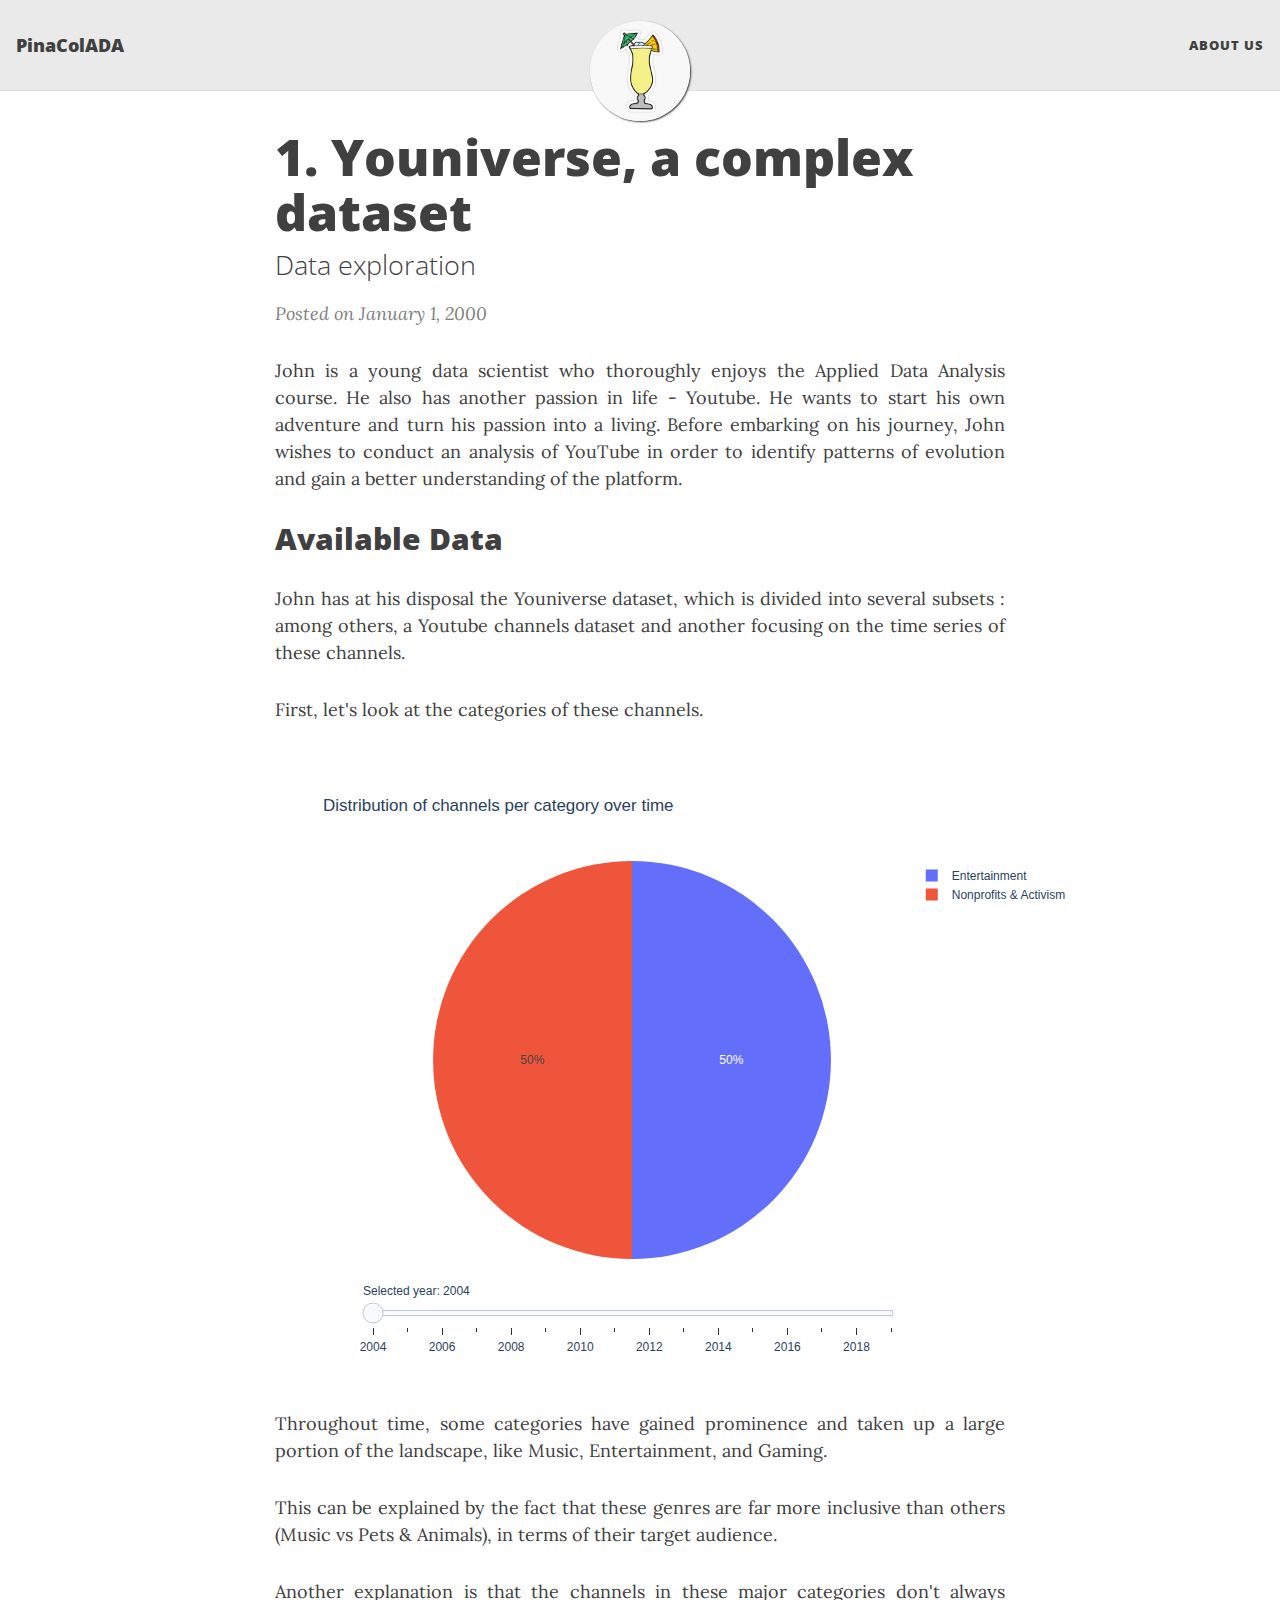
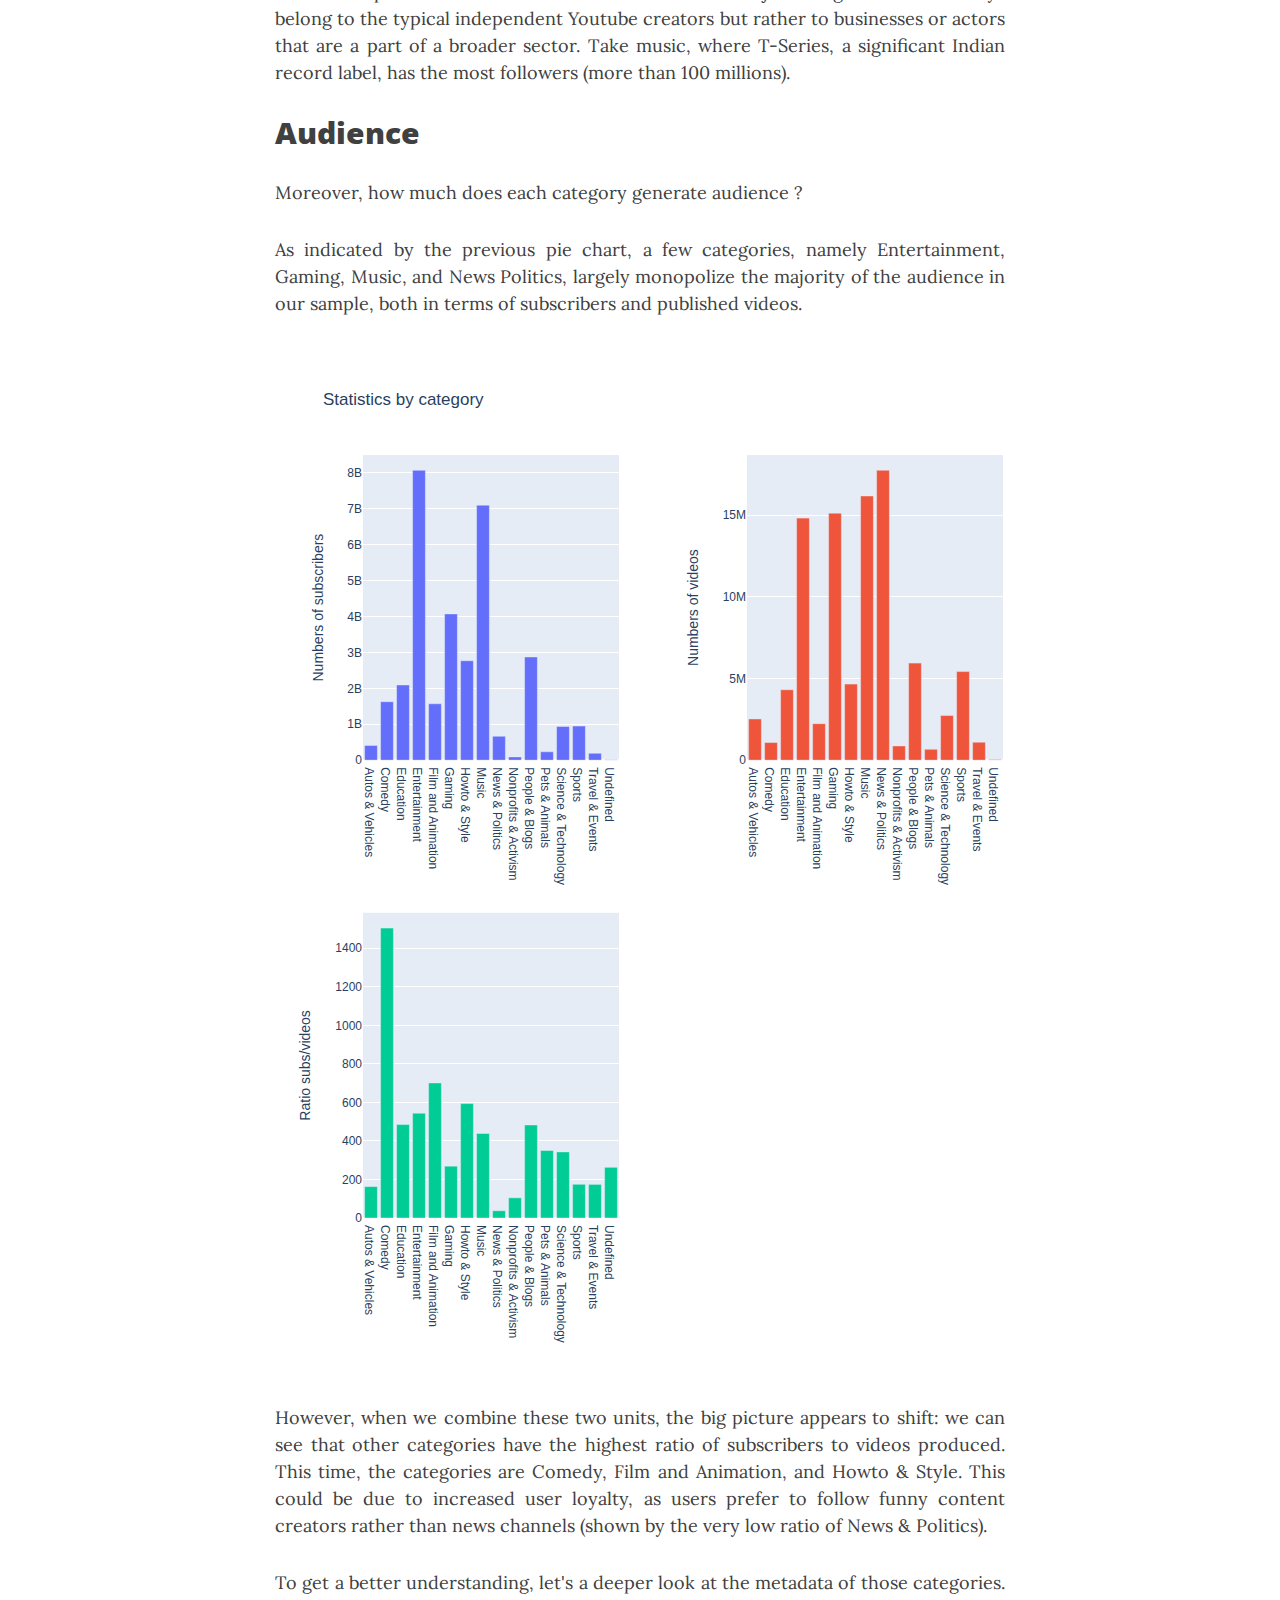
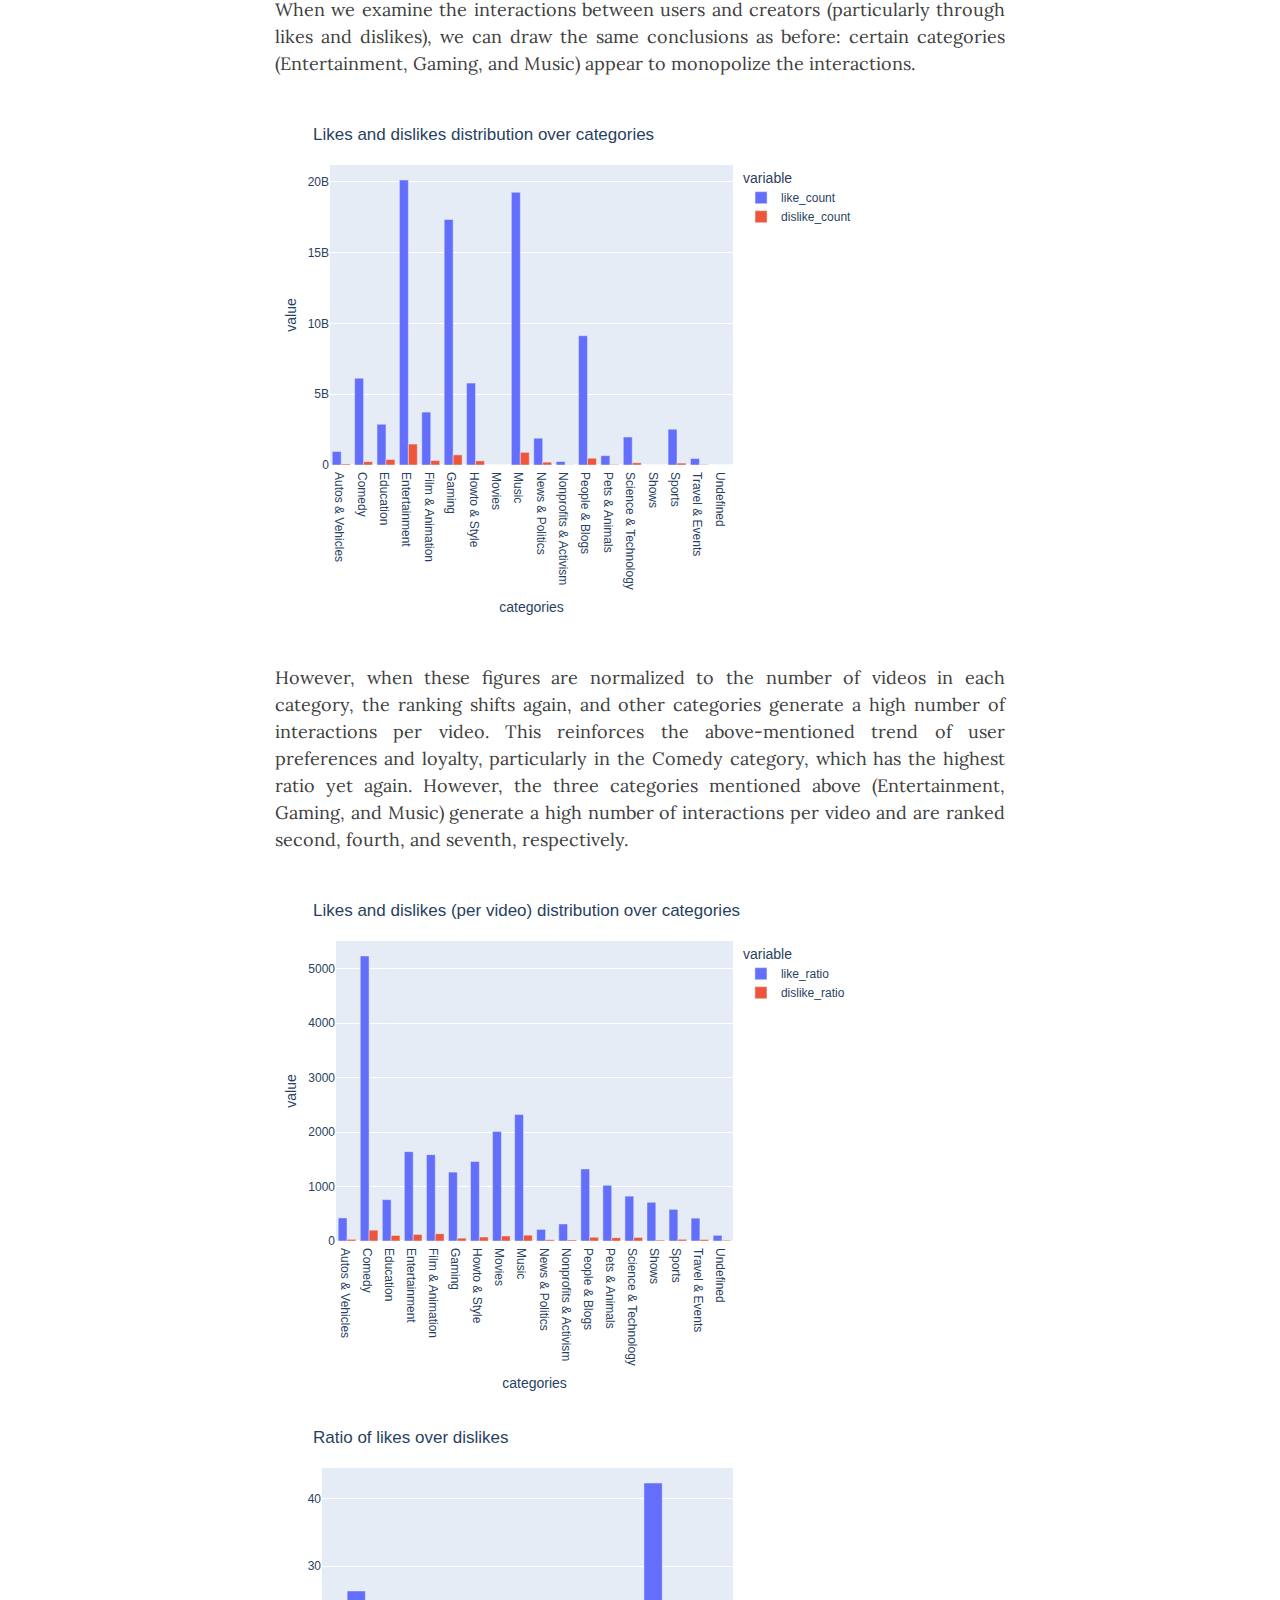
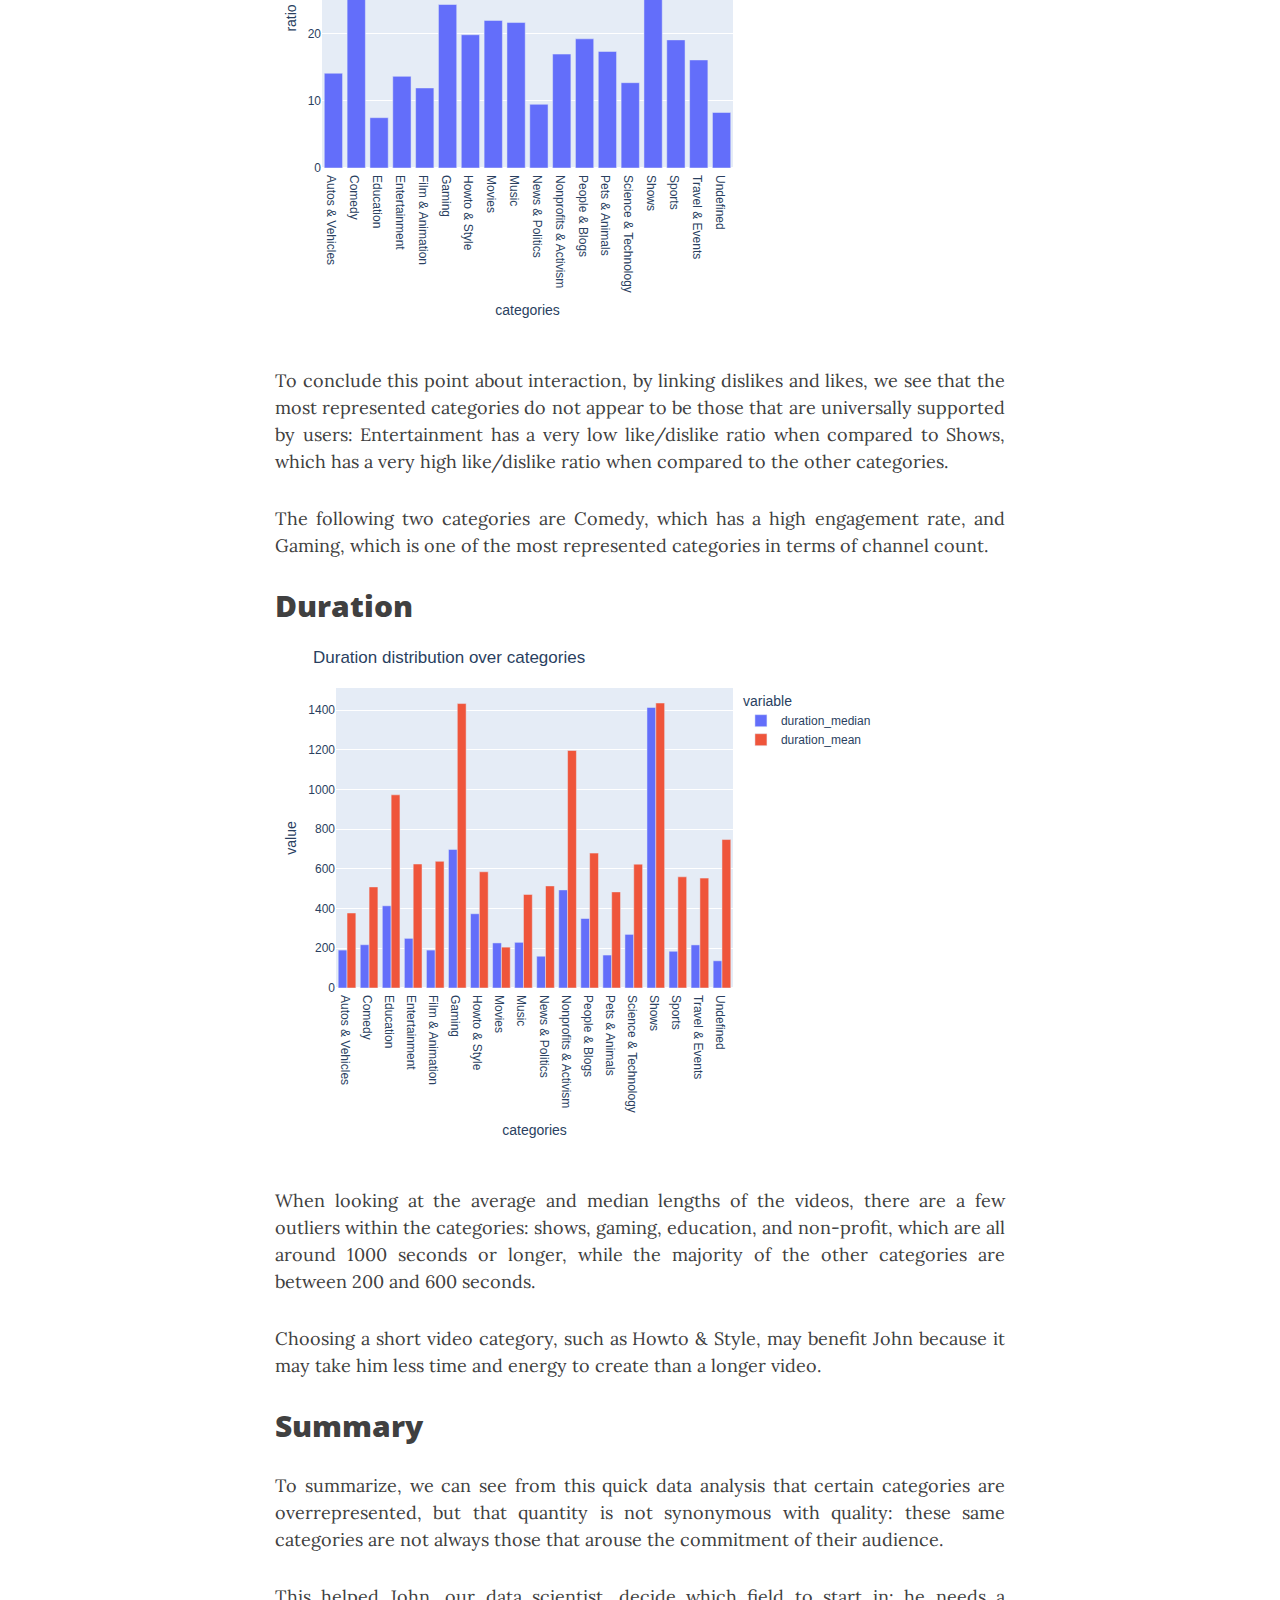
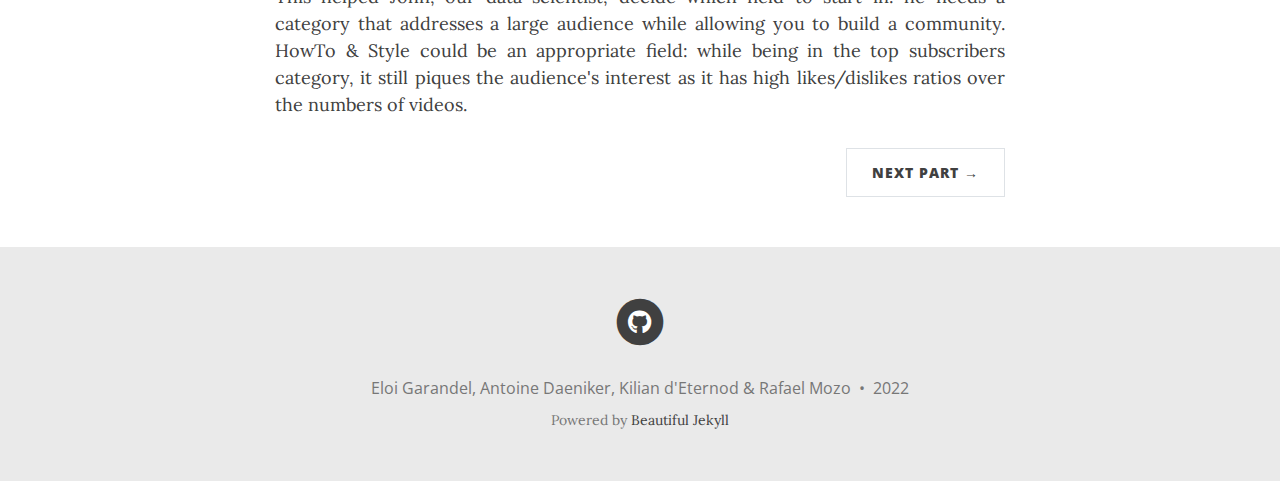
<file: 2000-01-01-data-exploration/index.html>
<!DOCTYPE html>
<html lang="en">
<!-- Beautiful Jekyll 5.0.0 | Copyright Dean Attali 2020 -->
<head>
  <meta charset="utf-8">
  <meta name="viewport" content="width=device-width, initial-scale=1, shrink-to-fit=no">

  

  

  <title>1. Youniverse, a complex dataset</title>

  
  <meta name="author" content="Eloi Garandel, Antoine Daeniker, Kilian d'Eternod & Rafael Mozo">
  

  <meta name="description" content="Data exploration">

  

  

  

  

  

  

  


  
    
      
  <link href="https://stackpath.bootstrapcdn.com/bootstrap/4.4.1/css/bootstrap.min.css" rel="stylesheet" integrity="sha384-Vkoo8x4CGsO3+Hhxv8T/Q5PaXtkKtu6ug5TOeNV6gBiFeWPGFN9MuhOf23Q9Ifjh" crossorigin="anonymous">


    
      
  <link rel="stylesheet" href="https://cdnjs.cloudflare.com/ajax/libs/font-awesome/5.12.1/css/all.min.css">


    
      
  <link rel="stylesheet" href="https://fonts.googleapis.com/css?family=Lora:400,700,400italic,700italic">


    
      
  <link rel="stylesheet" href="https://fonts.googleapis.com/css?family=Open+Sans:300italic,400italic,600italic,700italic,800italic,400,300,600,700,800">


    
  

  
    
      <link rel="stylesheet" href="/assets/css/bootstrap-social.css">
    
      <link rel="stylesheet" href="/assets/css/beautifuljekyll.css">
    
  

  

  
  
  

  

  
  <meta property="og:site_name" content="PinaColADA">
  <meta property="og:title" content="1. Youniverse, a complex dataset">
  <meta property="og:description" content="Data exploration">

  
  <meta property="og:image" content="https://eloigrndl.github.io/assets/img/path.jpg">
  

  
  <meta property="og:type" content="article">
  <meta property="og:article:author" content="Eloi Garandel, Antoine Daeniker, Kilian d'Eternod & Rafael Mozo">
  <meta property="og:article:published_time" content="2000-01-01T00:00:00-05:00">
  <meta property="og:url" content="https://eloigrndl.github.io/2000-01-01-data-exploration/">
  <link rel="canonical" href="https://eloigrndl.github.io/2000-01-01-data-exploration/">
  

  
  <meta name="twitter:card" content="summary_large_image">
  
  <meta name="twitter:site" content="@">
  <meta name="twitter:creator" content="@">

  <meta property="twitter:title" content="1. Youniverse, a complex dataset">
  <meta property="twitter:description" content="Data exploration">

  
  <meta name="twitter:image" content="https://eloigrndl.github.io/assets/img/path.jpg">
  

  


  

  

</head>


<body>

  


  <nav class="navbar navbar-expand-xl navbar-light fixed-top navbar-custom top-nav-regular"><a class="navbar-brand" href="https://eloigrndl.github.io/">PinaColADA</a><button class="navbar-toggler" type="button" data-toggle="collapse" data-target="#main-navbar" aria-controls="main-navbar" aria-expanded="false" aria-label="Toggle navigation">
    <span class="navbar-toggler-icon"></span>
  </button>

  <div class="collapse navbar-collapse" id="main-navbar">
    <ul class="navbar-nav ml-auto">
          <li class="nav-item">
            <a class="nav-link" href="/aboutus">About Us</a>
          </li></ul>
  </div>

  

  
    <div class="avatar-container">
      <div class="avatar-img-border">
        <a href="https://eloigrndl.github.io/">
          <img alt="Navigation bar avatar" class="avatar-img" src="/assets/img/pina.jpg" />
        </a>
      </div>
    </div>
  

</nav>





  <!-- TODO this file has become a mess, refactor it -->







<header class="header-section ">

<div class="intro-header no-img">
  <div class="container-md">
    <div class="row">
      <div class="col-xl-8 offset-xl-2 col-lg-10 offset-lg-1">
        <div class="post-heading">
          <h1>1. Youniverse, a complex dataset</h1>
          
            
              <h2 class="post-subheading">Data exploration</h2>
            
          

          
            <span class="post-meta">Posted on January 1, 2000</span>
            
            
          
        </div>
      </div>
    </div>
  </div>
</div>
</header>




<div class=" container-md ">
  <div class="row">
    <div class=" col-xl-8 offset-xl-2 col-lg-10 offset-lg-1 ">

       

      <article role="main" class="blog-post">
        <p align="justify">John is a young data scientist who thoroughly enjoys the Applied Data Analysis course. He also has another passion in life - Youtube. He wants to start his own adventure and turn his passion into a living. Before embarking on his journey, John wishes to conduct an analysis of YouTube in order to identify patterns of evolution and gain a better understanding of the platform.</p>

<h2 id="available-data">Available Data</h2>

<p align="justify">John has at his disposal the Youniverse dataset, which is divided into several subsets : among others, a Youtube channels dataset and another focusing on the time series of these channels.</p>

<p align="justify">First, let's look at the categories of these channels.</p>

<iframe src="/assets/plots/exploration/cat_pie_chart.html" height="620" width="820" frameBorder="0"></iframe>

<p align="justify">Throughout time, some categories have gained prominence and taken up a large portion of the landscape, like Music, Entertainment, and Gaming.</p>
<p align="justify">This can be explained by the fact that these genres are far more inclusive than others (Music vs Pets &amp; Animals), in terms of their target audience.</p>
<p align="justify">Another explanation is that the channels in these major categories don't always belong to the typical independent Youtube creators but rather to businesses or actors that are a part of a broader sector. Take music, where T-Series, a significant Indian record label, has the most followers (more than 100 millions).</p>

<h2 id="audience">Audience</h2>

<p align="justify">Moreover, how much does each category generate audience ?</p>

<p align="justify">As indicated by the previous pie chart, a few categories, namely Entertainment, Gaming, Music, and News Politics, largely monopolize the majority of the audience in our sample, both in terms of subscribers and published videos.</p>

<iframe src="/assets/plots/exploration/category_statistics.html" height="1020" width="820" frameBorder="0"></iframe>

<p align="justify">However, when we combine these two units, the big picture appears to shift: we can see that other categories have the highest ratio of subscribers to videos produced. This time, the categories are Comedy, Film and Animation, and Howto &amp; Style. This could be due to increased user loyalty, as users prefer to follow funny content creators rather than news channels (shown by the very low ratio of News &amp; Politics).</p>

<p align="justify">To get a better understanding, let's a deeper look at the metadata of those categories. When we examine the interactions between users and creators (particularly through likes and dislikes), we can draw the same conclusions as before: certain categories (Entertainment, Gaming, and Music) appear to monopolize the interactions.</p>

<iframe src="/assets/plots/exploration/categories_participation.html" height="520" width="1100" frameBorder="0"></iframe>

<p align="justify">However, when these figures are normalized to the number of videos in each category, the ranking shifts again, and other categories generate a high number of interactions per video. This reinforces the above-mentioned trend of user preferences and loyalty, particularly in the Comedy category, which has the highest ratio yet again. However, the three categories mentioned above (Entertainment, Gaming, and Music) generate a high number of interactions per video and are ranked second, fourth, and seventh, respectively.</p>

<iframe src="/assets/plots/exploration/categories_participation_ratio.html" height="520" width="1100" frameBorder="0"></iframe>

<iframe src="/assets/plots/exploration/categories_ratio.html" height="520" width="1100" frameBorder="0"></iframe>

<p align="justify">To conclude this point about interaction, by linking dislikes and likes, we see that the most represented categories do not appear to be those that are universally supported by users:
Entertainment has a very low like/dislike ratio when compared to Shows, which has a very high like/dislike ratio when compared to the other categories.</p>
<p align="justify">The following two categories are Comedy, which has a high engagement rate, and Gaming, which is one of the most represented categories in terms of channel count.</p>

<h2 id="duration">Duration</h2>

<iframe src="/assets/plots/exploration/categories_duration.html" height="520" width="950" frameBorder="0"></iframe>

<p align="justify">When looking at the average and median lengths of the videos, there are a few outliers within the categories: shows, gaming, education, and non-profit, which are all around 1000 seconds or longer, while the majority of the other categories are between 200 and 600 seconds.</p>

<p align="justify">Choosing a short video category, such as Howto &amp; Style, may benefit John because it may take him less time and energy to create than a longer video.</p>

<h2 id="summary">Summary</h2>

<p align="justify">To summarize, we can see from this quick data analysis that certain categories are overrepresented, but that quantity is not synonymous with quality: these same categories are not always those that arouse the commitment of their audience.</p>

<p align="justify">This helped John, our data scientist, decide which field to start in: he needs a category that addresses a large audience while allowing you to build a community.
HowTo &amp; Style could be an appropriate field: while being in the top subscribers category, it still piques the audience's interest as it has high likes/dislikes ratios over the numbers of videos.</p>


      </article>

      <ul class="pagination blog-pager">
        
        
        <li class="page-item next">
          <a class="page-link" href="/2000-01-02-outliers/" data-toggle="tooltip" data-placement="top" title="2. Outliers">Next Part &rarr;</a>
        </li>
        
      </ul>

      
    </div>
  </div>
</div>


  <footer>
  <div class="container-md beautiful-jekyll-footer">
    <div class="row">
      <div class="col-xl-8 offset-xl-2 col-lg-10 offset-lg-1">
      <ul class="list-inline text-center footer-links"><li class="list-inline-item">
    <a href="https://github.com/epfl-ada/ada-2022-project-pinacolada" title="GitHub">
      <span class="fa-stack fa-lg" aria-hidden="true">
        <i class="fas fa-circle fa-stack-2x"></i>
        <i class="fab fa-github fa-stack-1x fa-inverse"></i>
      </span>
      <span class="sr-only">GitHub</span>
   </a>
  </li></ul>

      
      <p class="copyright text-muted">
      
        Eloi Garandel, Antoine Daeniker, Kilian d'Eternod & Rafael Mozo
        &nbsp;&bull;&nbsp;
      
      2022

      

      

      

      </p>
      <p class="theme-by text-muted">
        Powered by
        <a href="https://beautifuljekyll.com">Beautiful Jekyll</a>
      </p>
      </div>
    </div>
  </div>
</footer>


  
  
    
  <script src="https://code.jquery.com/jquery-3.5.1.slim.min.js" integrity="sha256-4+XzXVhsDmqanXGHaHvgh1gMQKX40OUvDEBTu8JcmNs=" crossorigin="anonymous"></script>


  
    
  <script src="https://cdn.jsdelivr.net/npm/popper.js@1.16.0/dist/umd/popper.min.js" integrity="sha384-Q6E9RHvbIyZFJoft+2mJbHaEWldlvI9IOYy5n3zV9zzTtmI3UksdQRVvoxMfooAo" crossorigin="anonymous"></script>


  
    
  <script src="https://stackpath.bootstrapcdn.com/bootstrap/4.4.1/js/bootstrap.min.js" integrity="sha384-wfSDF2E50Y2D1uUdj0O3uMBJnjuUD4Ih7YwaYd1iqfktj0Uod8GCExl3Og8ifwB6" crossorigin="anonymous"></script>


  



  
    <!-- doing something a bit funky here because I want to be careful not to include JQuery twice! -->
    
      <script src="/assets/js/beautifuljekyll.js"></script>
    
  









</body>
</html>
</file>
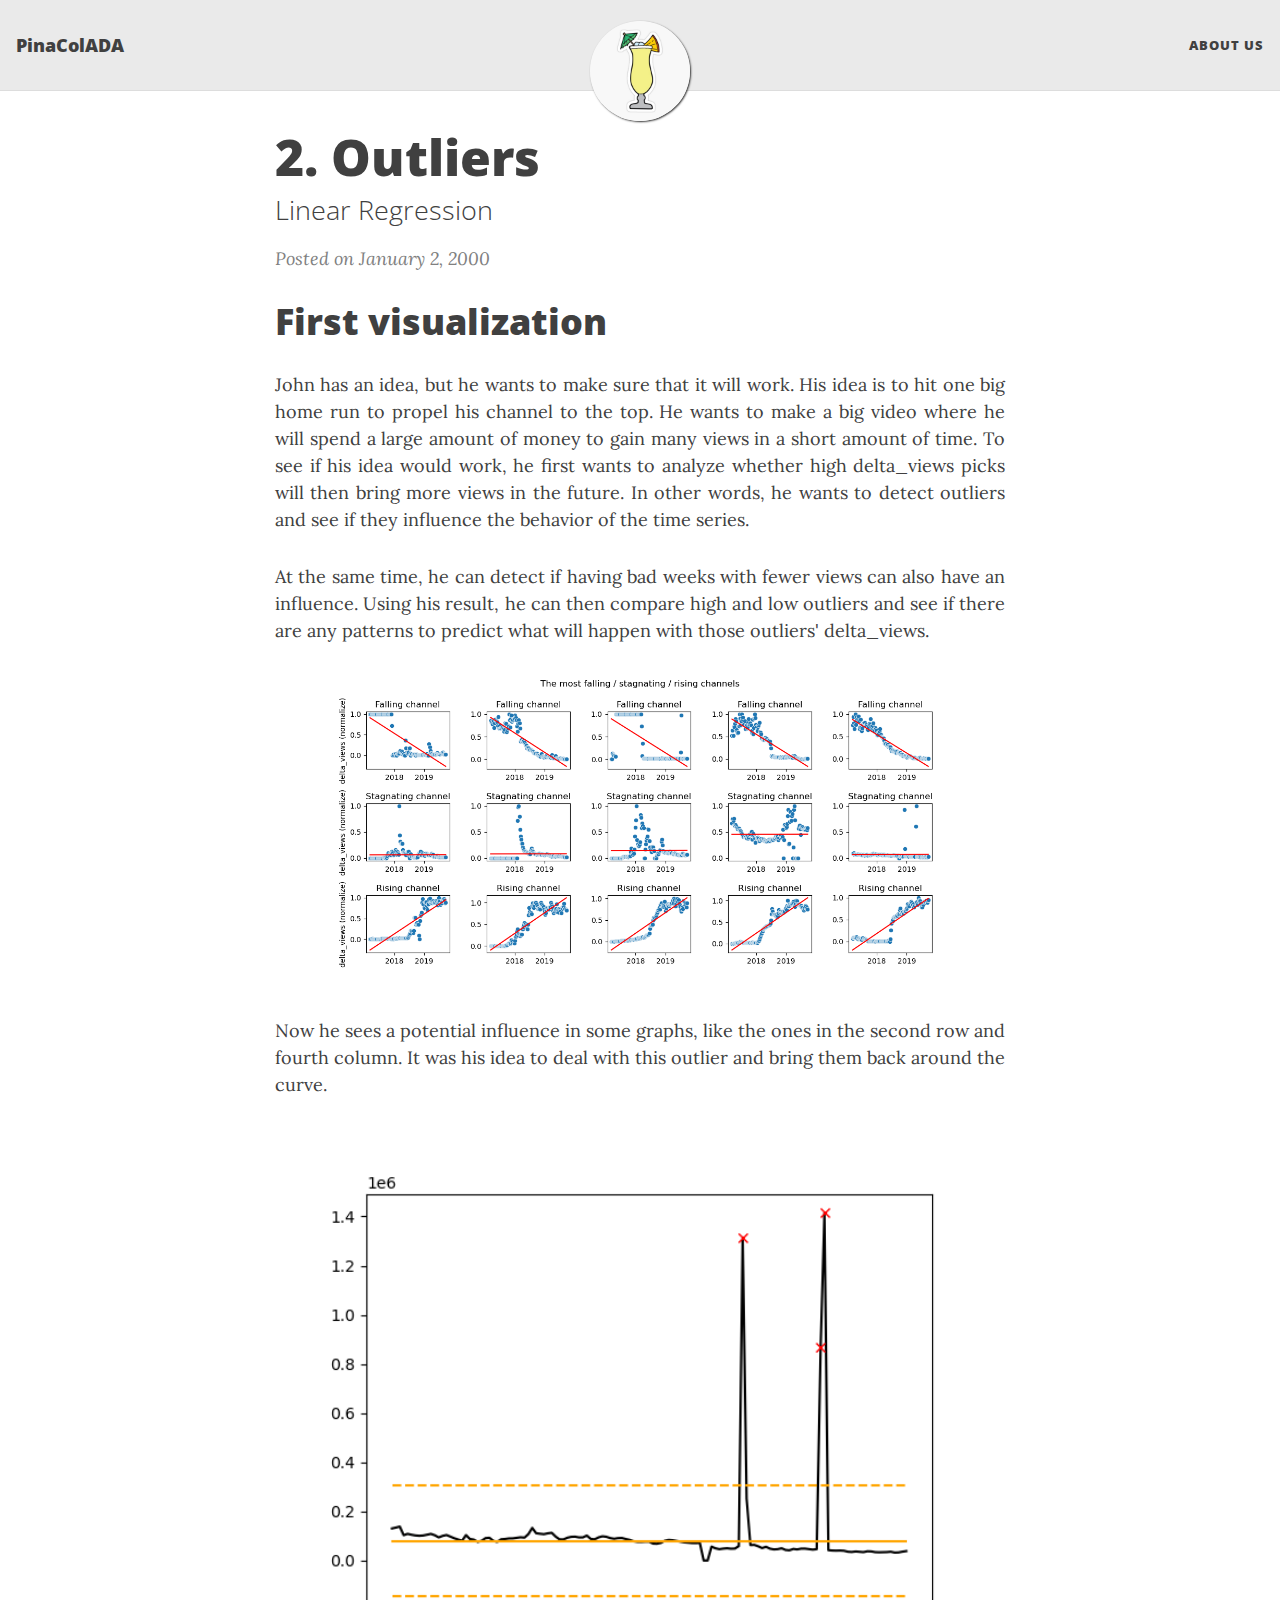
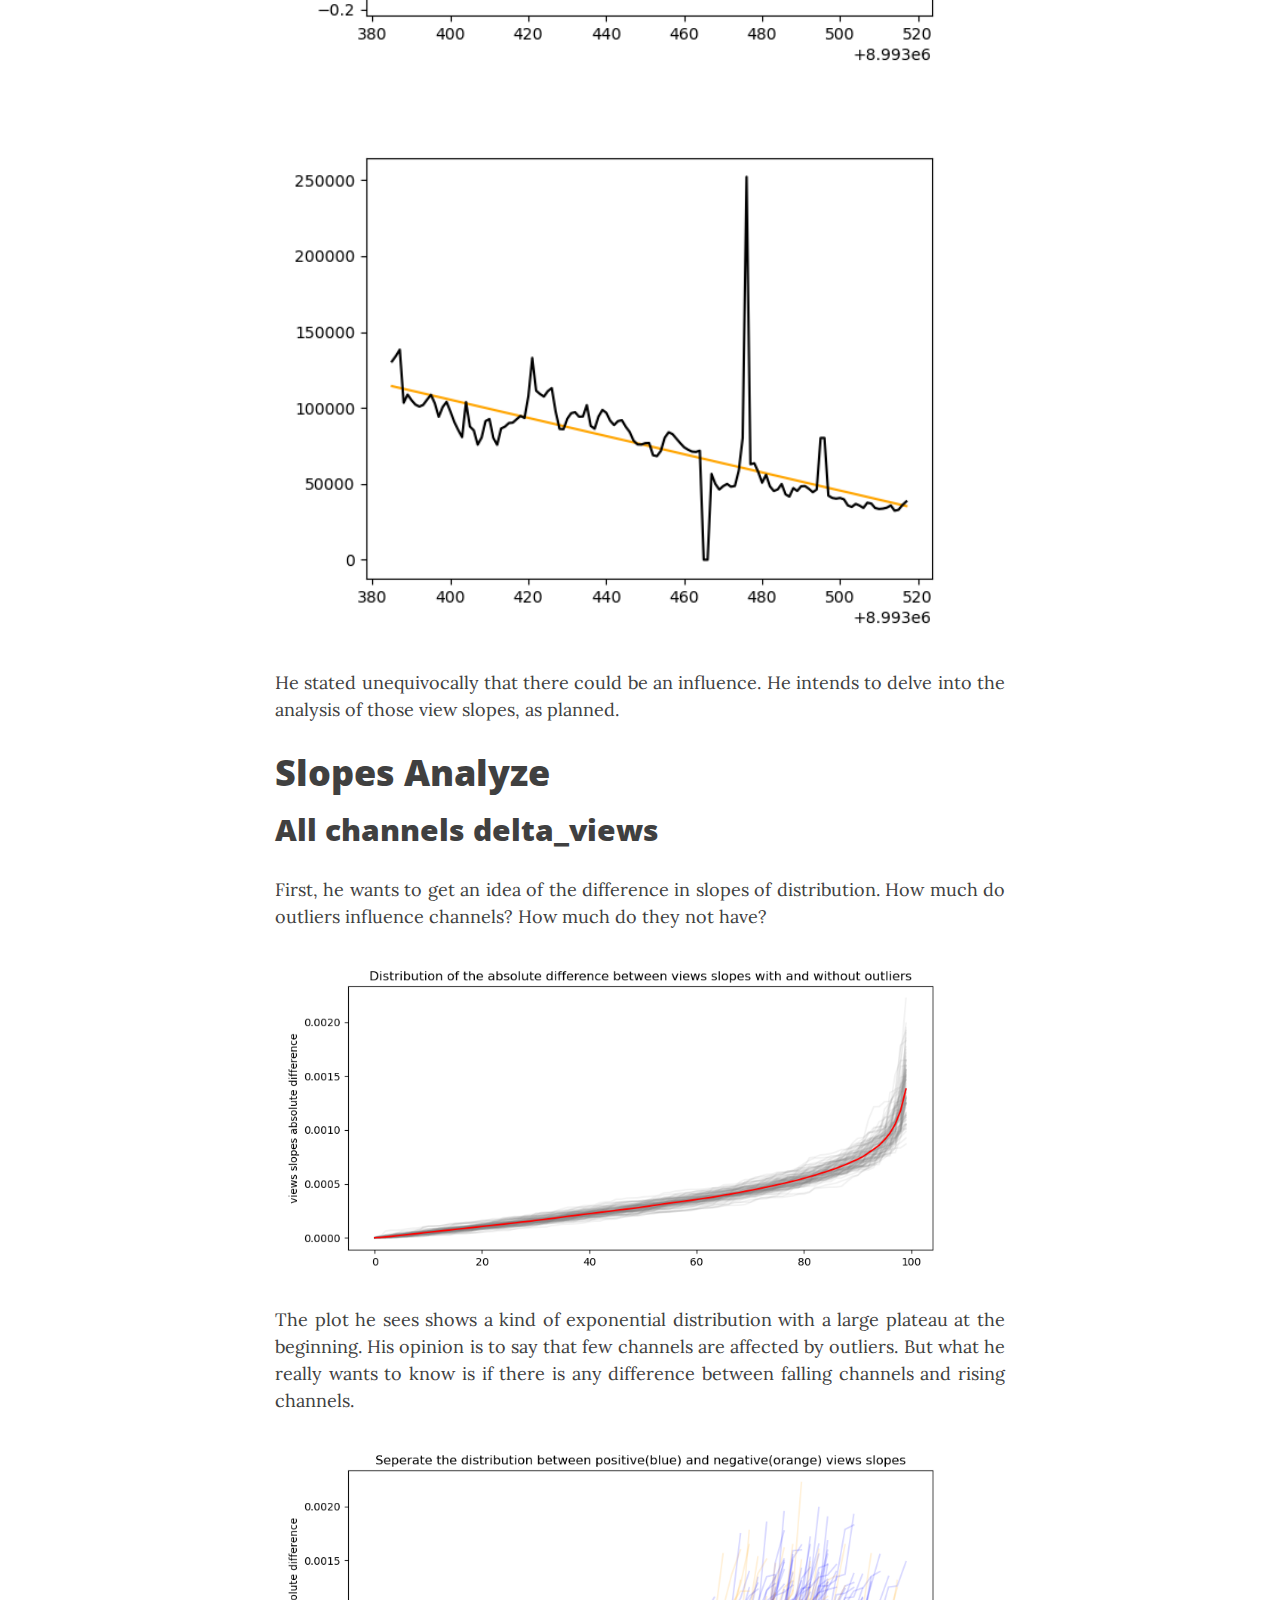
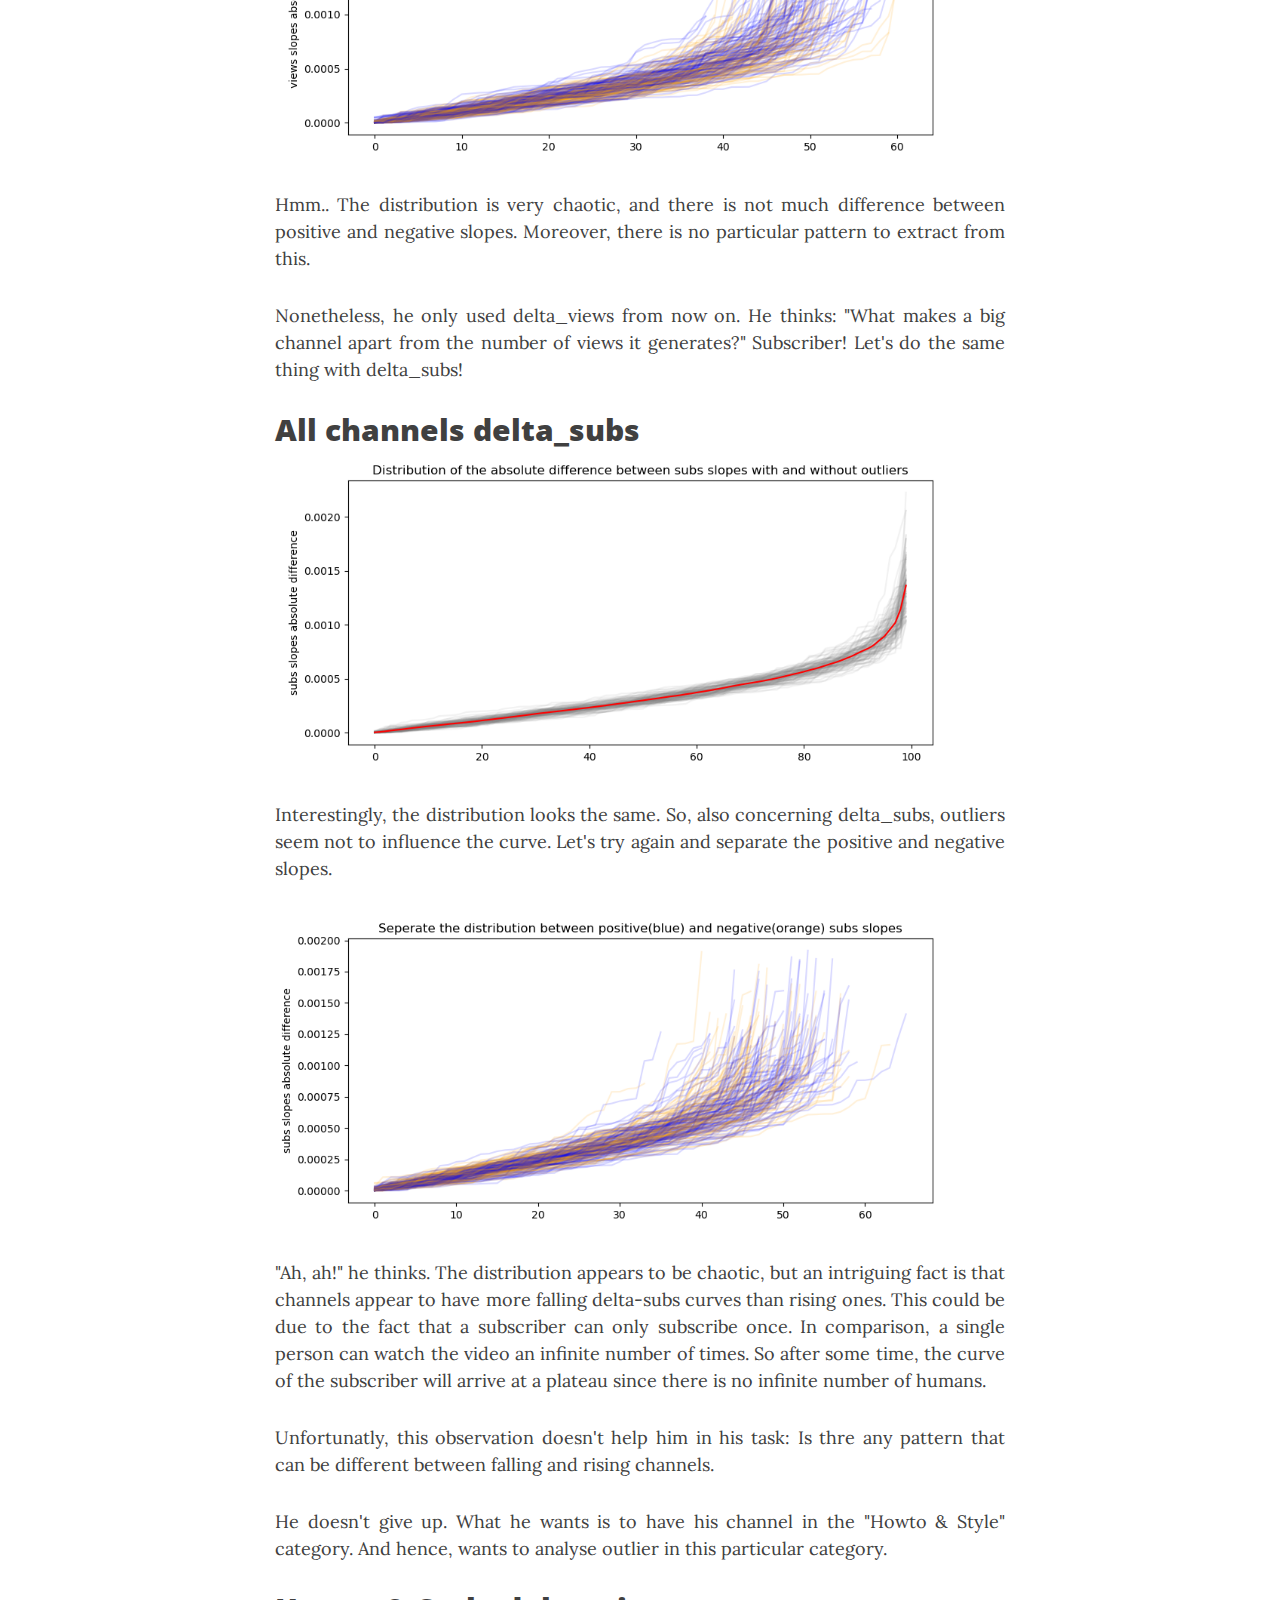
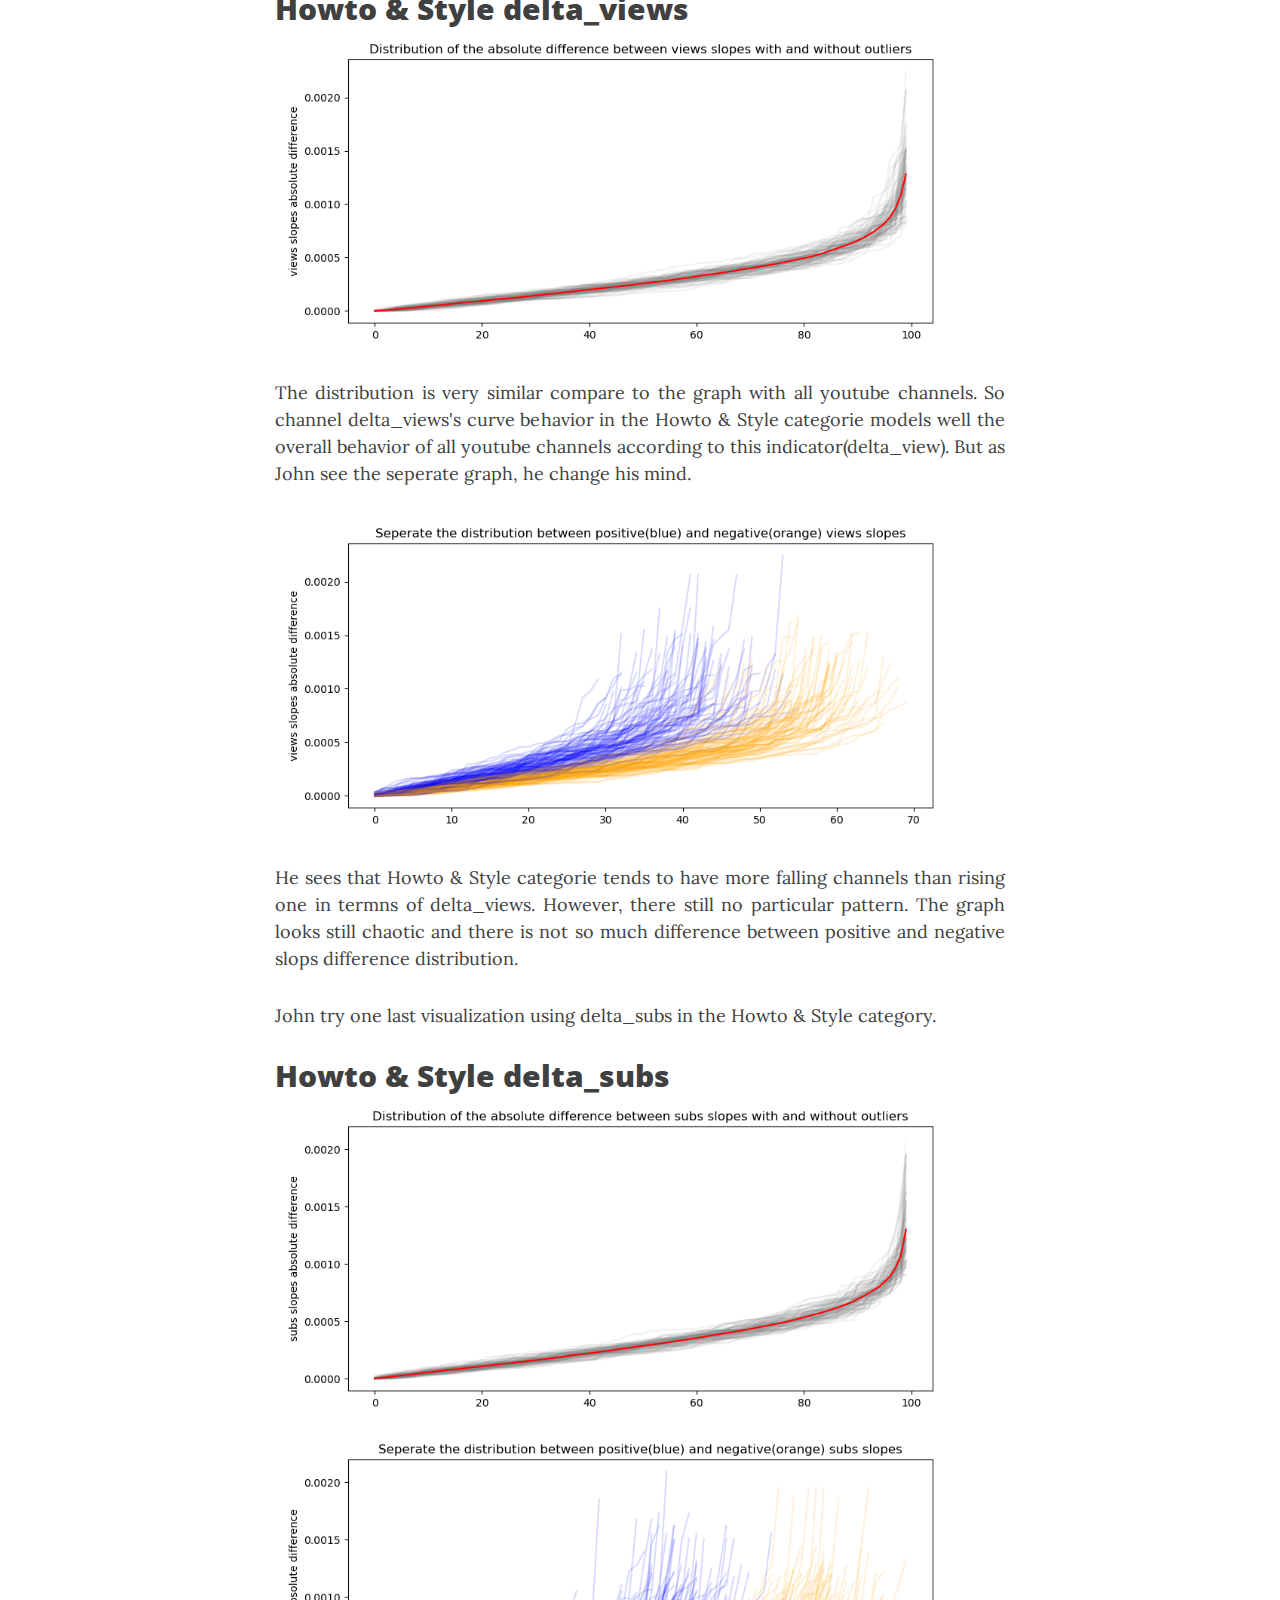
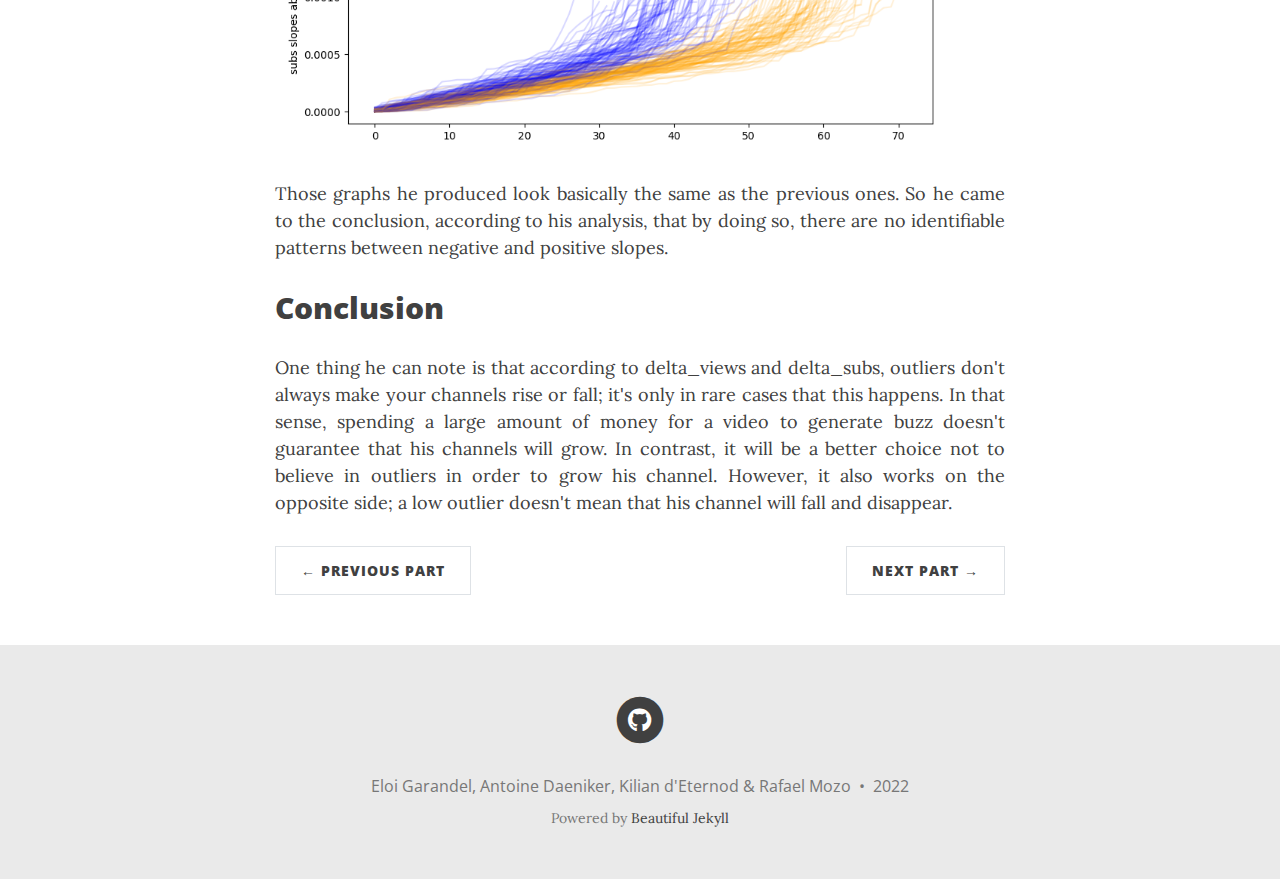
<file: 2000-01-02-outliers/index.html>
<!DOCTYPE html>
<html lang="en">
<!-- Beautiful Jekyll 5.0.0 | Copyright Dean Attali 2020 -->
<head>
  <meta charset="utf-8">
  <meta name="viewport" content="width=device-width, initial-scale=1, shrink-to-fit=no">

  

  

  <title>2. Outliers</title>

  
  <meta name="author" content="Eloi Garandel, Antoine Daeniker, Kilian d'Eternod & Rafael Mozo">
  

  <meta name="description" content="Linear Regression">

  

  

  

  

  

  

  


  
    
      
  <link href="https://stackpath.bootstrapcdn.com/bootstrap/4.4.1/css/bootstrap.min.css" rel="stylesheet" integrity="sha384-Vkoo8x4CGsO3+Hhxv8T/Q5PaXtkKtu6ug5TOeNV6gBiFeWPGFN9MuhOf23Q9Ifjh" crossorigin="anonymous">


    
      
  <link rel="stylesheet" href="https://cdnjs.cloudflare.com/ajax/libs/font-awesome/5.12.1/css/all.min.css">


    
      
  <link rel="stylesheet" href="https://fonts.googleapis.com/css?family=Lora:400,700,400italic,700italic">


    
      
  <link rel="stylesheet" href="https://fonts.googleapis.com/css?family=Open+Sans:300italic,400italic,600italic,700italic,800italic,400,300,600,700,800">


    
  

  
    
      <link rel="stylesheet" href="/assets/css/bootstrap-social.css">
    
      <link rel="stylesheet" href="/assets/css/beautifuljekyll.css">
    
  

  

  
  
  

  

  
  <meta property="og:site_name" content="PinaColADA">
  <meta property="og:title" content="2. Outliers">
  <meta property="og:description" content="Linear Regression">

  
  <meta property="og:image" content="https://eloigrndl.github.io/assets/img/pina.jpg">
  

  
  <meta property="og:type" content="article">
  <meta property="og:article:author" content="Eloi Garandel, Antoine Daeniker, Kilian d'Eternod & Rafael Mozo">
  <meta property="og:article:published_time" content="2000-01-02T00:00:00-05:00">
  <meta property="og:url" content="https://eloigrndl.github.io/2000-01-02-outliers/">
  <link rel="canonical" href="https://eloigrndl.github.io/2000-01-02-outliers/">
  

  
  <meta name="twitter:card" content="summary">
  
  <meta name="twitter:site" content="@">
  <meta name="twitter:creator" content="@">

  <meta property="twitter:title" content="2. Outliers">
  <meta property="twitter:description" content="Linear Regression">

  
  <meta name="twitter:image" content="https://eloigrndl.github.io/assets/img/pina.jpg">
  

  


  

  

</head>


<body>

  


  <nav class="navbar navbar-expand-xl navbar-light fixed-top navbar-custom top-nav-regular"><a class="navbar-brand" href="https://eloigrndl.github.io/">PinaColADA</a><button class="navbar-toggler" type="button" data-toggle="collapse" data-target="#main-navbar" aria-controls="main-navbar" aria-expanded="false" aria-label="Toggle navigation">
    <span class="navbar-toggler-icon"></span>
  </button>

  <div class="collapse navbar-collapse" id="main-navbar">
    <ul class="navbar-nav ml-auto">
          <li class="nav-item">
            <a class="nav-link" href="/aboutus">About Us</a>
          </li></ul>
  </div>

  

  
    <div class="avatar-container">
      <div class="avatar-img-border">
        <a href="https://eloigrndl.github.io/">
          <img alt="Navigation bar avatar" class="avatar-img" src="/assets/img/pina.jpg" />
        </a>
      </div>
    </div>
  

</nav>





  <!-- TODO this file has become a mess, refactor it -->







<header class="header-section ">

<div class="intro-header no-img">
  <div class="container-md">
    <div class="row">
      <div class="col-xl-8 offset-xl-2 col-lg-10 offset-lg-1">
        <div class="post-heading">
          <h1>2. Outliers</h1>
          
            
              <h2 class="post-subheading">Linear Regression</h2>
            
          

          
            <span class="post-meta">Posted on January 2, 2000</span>
            
            
          
        </div>
      </div>
    </div>
  </div>
</div>
</header>




<div class=" container-md ">
  <div class="row">
    <div class=" col-xl-8 offset-xl-2 col-lg-10 offset-lg-1 ">

       

      <article role="main" class="blog-post">
        <h1 id="first-visualization">First visualization</h1>

<p align="justify">John has an idea, but he wants to make sure that it will work. His idea is to hit one big home run to propel his channel to the top. He wants to make a big video where he will spend a large amount of money to gain many views in a short amount of time. To see if his idea would work, he first wants to analyze whether high delta_views picks will then bring more views in the future. In other words, he wants to detect outliers and see if they influence the behavior of the time series.</p>

<p align="justify">At the same time, he can detect if having bad weeks with fewer views can also have an influence. Using his result, he can then compare high and low outliers and see if there are any patterns to predict what will happen with those outliers' delta_views.</p>

<figure>
  <img src="/assets/plots/outliers/slops_examples.png" style="width:120%" />
</figure>

<p align="justify">Now he sees a potential influence in some graphs, like the ones in the second row and fourth column. It was his idea to deal with this outlier and bring them back around the curve.</p>

<figure>
  <img src="/assets/plots/outliers/outlier_detection.png" style="width:120%" />
</figure>

<figure>
  <img src="/assets/plots/outliers/outlier_removed.png" style="width:120%" />
</figure>

<p align="justify">He stated unequivocally that there could be an influence. He intends to delve into the analysis of those view slopes, as planned.</p>

<h1 id="slopes-analyze">Slopes Analyze</h1>

<h2 id="all-channels-delta_views">All channels delta_views</h2>

<p align="justify">First, he wants to get an idea of the difference in slopes of distribution. How much do outliers influence channels? How much do they not have? </p>

<figure>
  <img src="/assets/plots/outliers/allchan_dviews_distr.png" style="width:120%" />
</figure>

<p align="justify">The plot he sees shows a kind of exponential distribution with a large plateau at the beginning. His opinion is to say that few channels are affected by outliers. But what he really wants to know is if there is any difference between falling channels and rising channels.</p>

<figure>
  <img src="/assets/plots/outliers/allchan_dviews_sep.png" style="width:120%" />
</figure>

<p align="justify">Hmm.. The distribution is very chaotic, and there is not much difference between positive and negative slopes. Moreover, there is no particular pattern to extract from this.</p>

<p align="justify">Nonetheless, he only used delta_views from now on. He thinks: "What makes a big channel apart from the number of views it generates?" Subscriber! Let's do the same thing with delta_subs!</p>

<h2 id="all-channels-delta_subs">All channels delta_subs</h2>

<figure>
  <img src="/assets/plots/outliers/allchan_dsubs_distr.png" style="width:120%" />
</figure>

<p align="justify">Interestingly, the distribution looks the same. So, also concerning delta_subs, outliers seem not to influence the curve. Let's try again and separate the positive and negative slopes.</p>

<figure>
  <img src="/assets/plots/outliers/allchan_dsubs_sep.png" style="width:120%" />
</figure>

<p align="justify">"Ah, ah!" he thinks. The distribution appears to be chaotic, but an intriguing fact is that channels appear to have more falling delta-subs curves than rising ones. This could be due to the fact that a subscriber can only subscribe once. In comparison, a single person can watch the video an infinite number of times. So after some time, the curve of the subscriber will arrive at a plateau since there is no infinite number of humans.</p>

<p align="justify">Unfortunatly, this observation doesn't help him in his task: Is thre any pattern that can be different between falling and rising channels.</p>

<p align="justify">He doesn't give up. What he wants is to have his channel in the "Howto &amp; Style" category. And hence, wants to analyse outlier in this particular category.</p>

<h2 id="howto--style-delta_views">Howto &amp; Style delta_views</h2>

<figure>
  <img src="/assets/plots/outliers/hts_dviews_distr.png" style="width:120%" />
</figure>

<p align="justify">The distribution is very similar compare to the graph with all youtube channels. So channel delta_views's curve behavior in the Howto &amp; Style categorie models well the overall behavior of all youtube channels according to this indicator(delta_view). But as John see the seperate graph, he change his mind.</p>

<figure>
  <img src="/assets/plots/outliers/hts_dviews_sep.png" style="width:120%" />
</figure>

<p align="justify">He sees that Howto &amp; Style categorie tends to have more falling channels than rising one in termns of delta_views. However, there still no particular pattern. The graph looks still chaotic and there is not so much difference between positive and negative slops difference distribution.</p>

<p align="justify">John try one last visualization using delta_subs in the Howto &amp; Style category.</p>

<h2 id="howto--style-delta_subs">Howto &amp; Style delta_subs</h2>

<figure>
  <img src="/assets/plots/outliers/hts_dsubs_distr.png" style="width:120%" />
</figure>

<figure>
  <img src="/assets/plots/outliers/hts_dsubs_sep.png" style="width:120%" />
</figure>

<p align="justify">Those graphs he produced look basically the same as the previous ones. So he came to the conclusion, according to his analysis, that by doing so, there are no identifiable patterns between negative and positive slopes.</p>

<h2 id="conclusion">Conclusion</h2>

<p align="justify">One thing he can note is that according to delta_views and delta_subs, outliers don't always make your channels rise or fall; it's only in rare cases that this happens. In that sense, spending a large amount of money for a video to generate buzz doesn't guarantee that his channels will grow. In contrast, it will be a better choice not to believe in outliers in order to grow his channel. However, it also works on the opposite side; a low outlier doesn't mean that his channel will fall and disappear.</p>

      </article>

      <ul class="pagination blog-pager">
        
        <li class="page-item previous">
          <a class="page-link" href="/2000-01-01-data-exploration/" data-toggle="tooltip" data-placement="top" title="1. Youniverse, a complex dataset">&larr; Previous Part</a>
        </li>
        
        
        <li class="page-item next">
          <a class="page-link" href="/2000-01-03-clustering/" data-toggle="tooltip" data-placement="top" title="3. Clustering">Next Part &rarr;</a>
        </li>
        
      </ul>

      
    </div>
  </div>
</div>


  <footer>
  <div class="container-md beautiful-jekyll-footer">
    <div class="row">
      <div class="col-xl-8 offset-xl-2 col-lg-10 offset-lg-1">
      <ul class="list-inline text-center footer-links"><li class="list-inline-item">
    <a href="https://github.com/epfl-ada/ada-2022-project-pinacolada" title="GitHub">
      <span class="fa-stack fa-lg" aria-hidden="true">
        <i class="fas fa-circle fa-stack-2x"></i>
        <i class="fab fa-github fa-stack-1x fa-inverse"></i>
      </span>
      <span class="sr-only">GitHub</span>
   </a>
  </li></ul>

      
      <p class="copyright text-muted">
      
        Eloi Garandel, Antoine Daeniker, Kilian d'Eternod & Rafael Mozo
        &nbsp;&bull;&nbsp;
      
      2022

      

      

      

      </p>
      <p class="theme-by text-muted">
        Powered by
        <a href="https://beautifuljekyll.com">Beautiful Jekyll</a>
      </p>
      </div>
    </div>
  </div>
</footer>


  
  
    
  <script src="https://code.jquery.com/jquery-3.5.1.slim.min.js" integrity="sha256-4+XzXVhsDmqanXGHaHvgh1gMQKX40OUvDEBTu8JcmNs=" crossorigin="anonymous"></script>


  
    
  <script src="https://cdn.jsdelivr.net/npm/popper.js@1.16.0/dist/umd/popper.min.js" integrity="sha384-Q6E9RHvbIyZFJoft+2mJbHaEWldlvI9IOYy5n3zV9zzTtmI3UksdQRVvoxMfooAo" crossorigin="anonymous"></script>


  
    
  <script src="https://stackpath.bootstrapcdn.com/bootstrap/4.4.1/js/bootstrap.min.js" integrity="sha384-wfSDF2E50Y2D1uUdj0O3uMBJnjuUD4Ih7YwaYd1iqfktj0Uod8GCExl3Og8ifwB6" crossorigin="anonymous"></script>


  



  
    <!-- doing something a bit funky here because I want to be careful not to include JQuery twice! -->
    
      <script src="/assets/js/beautifuljekyll.js"></script>
    
  









</body>
</html>
</file>
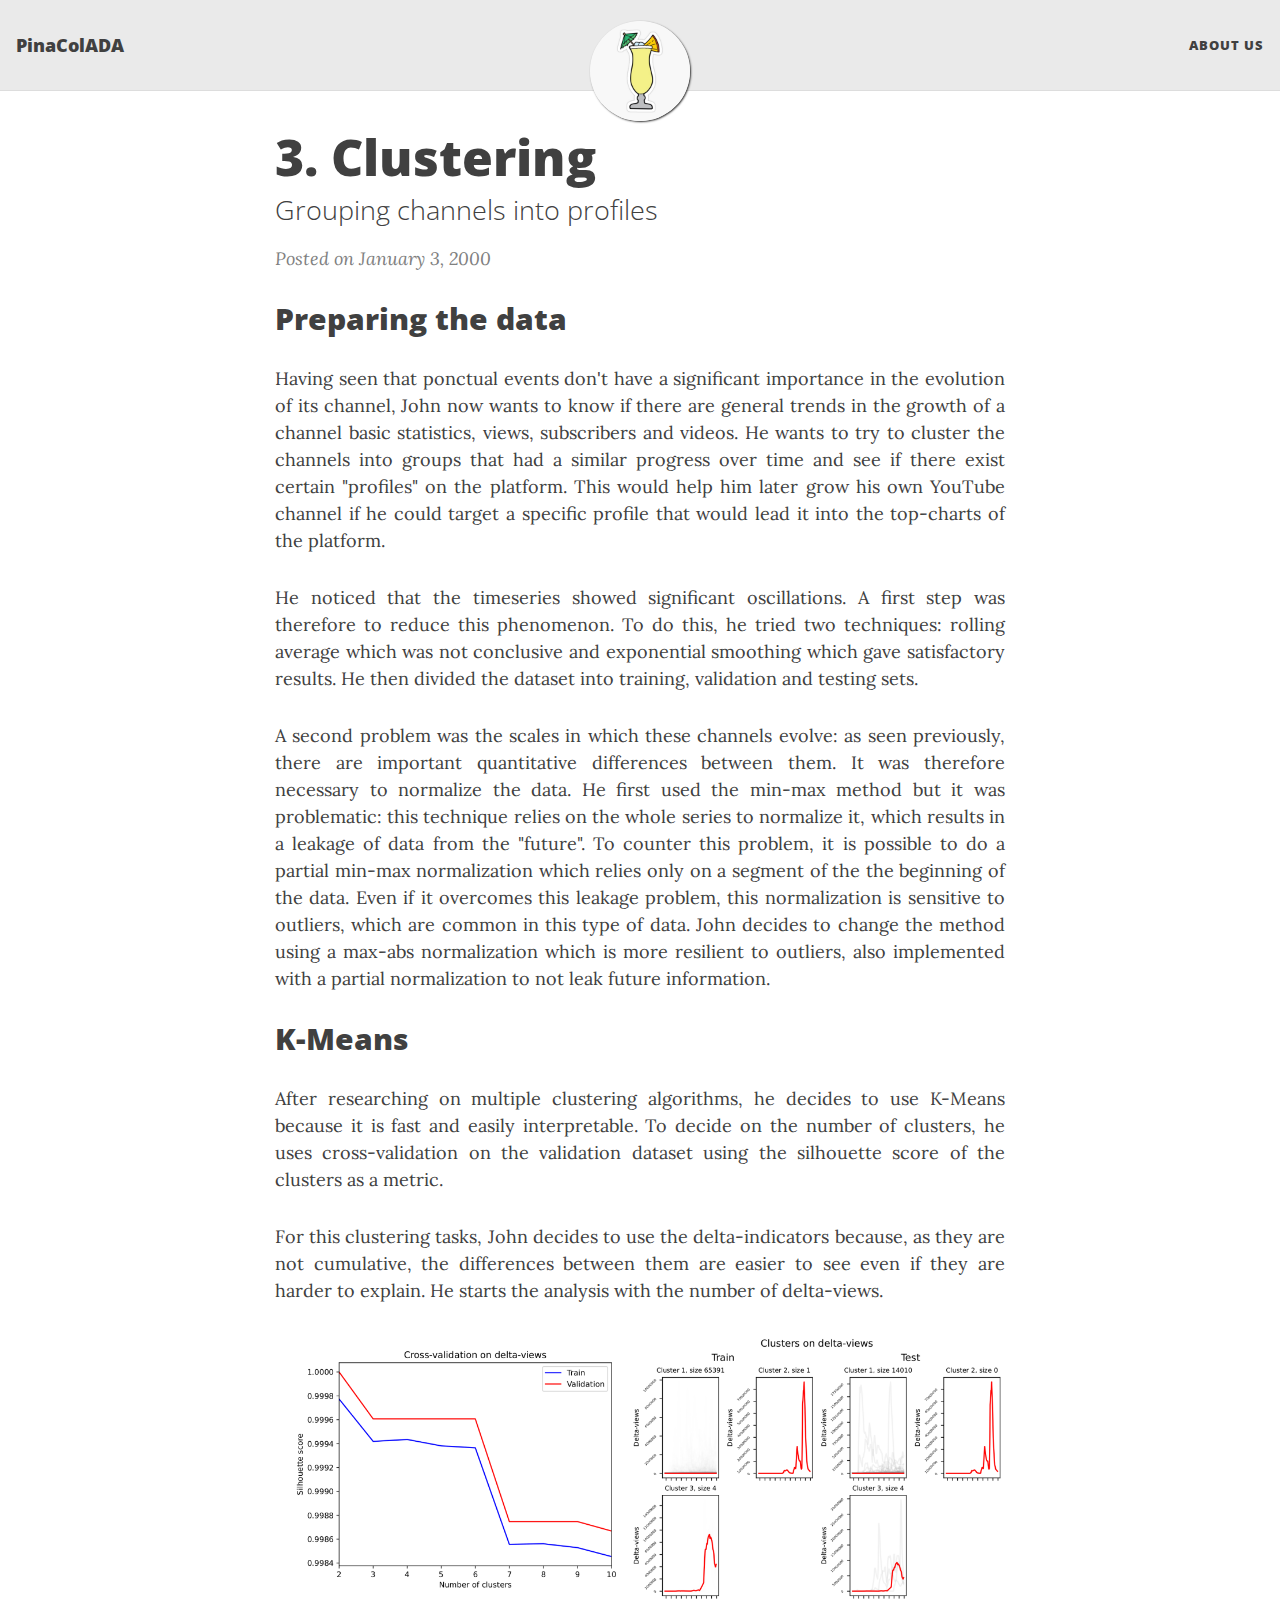
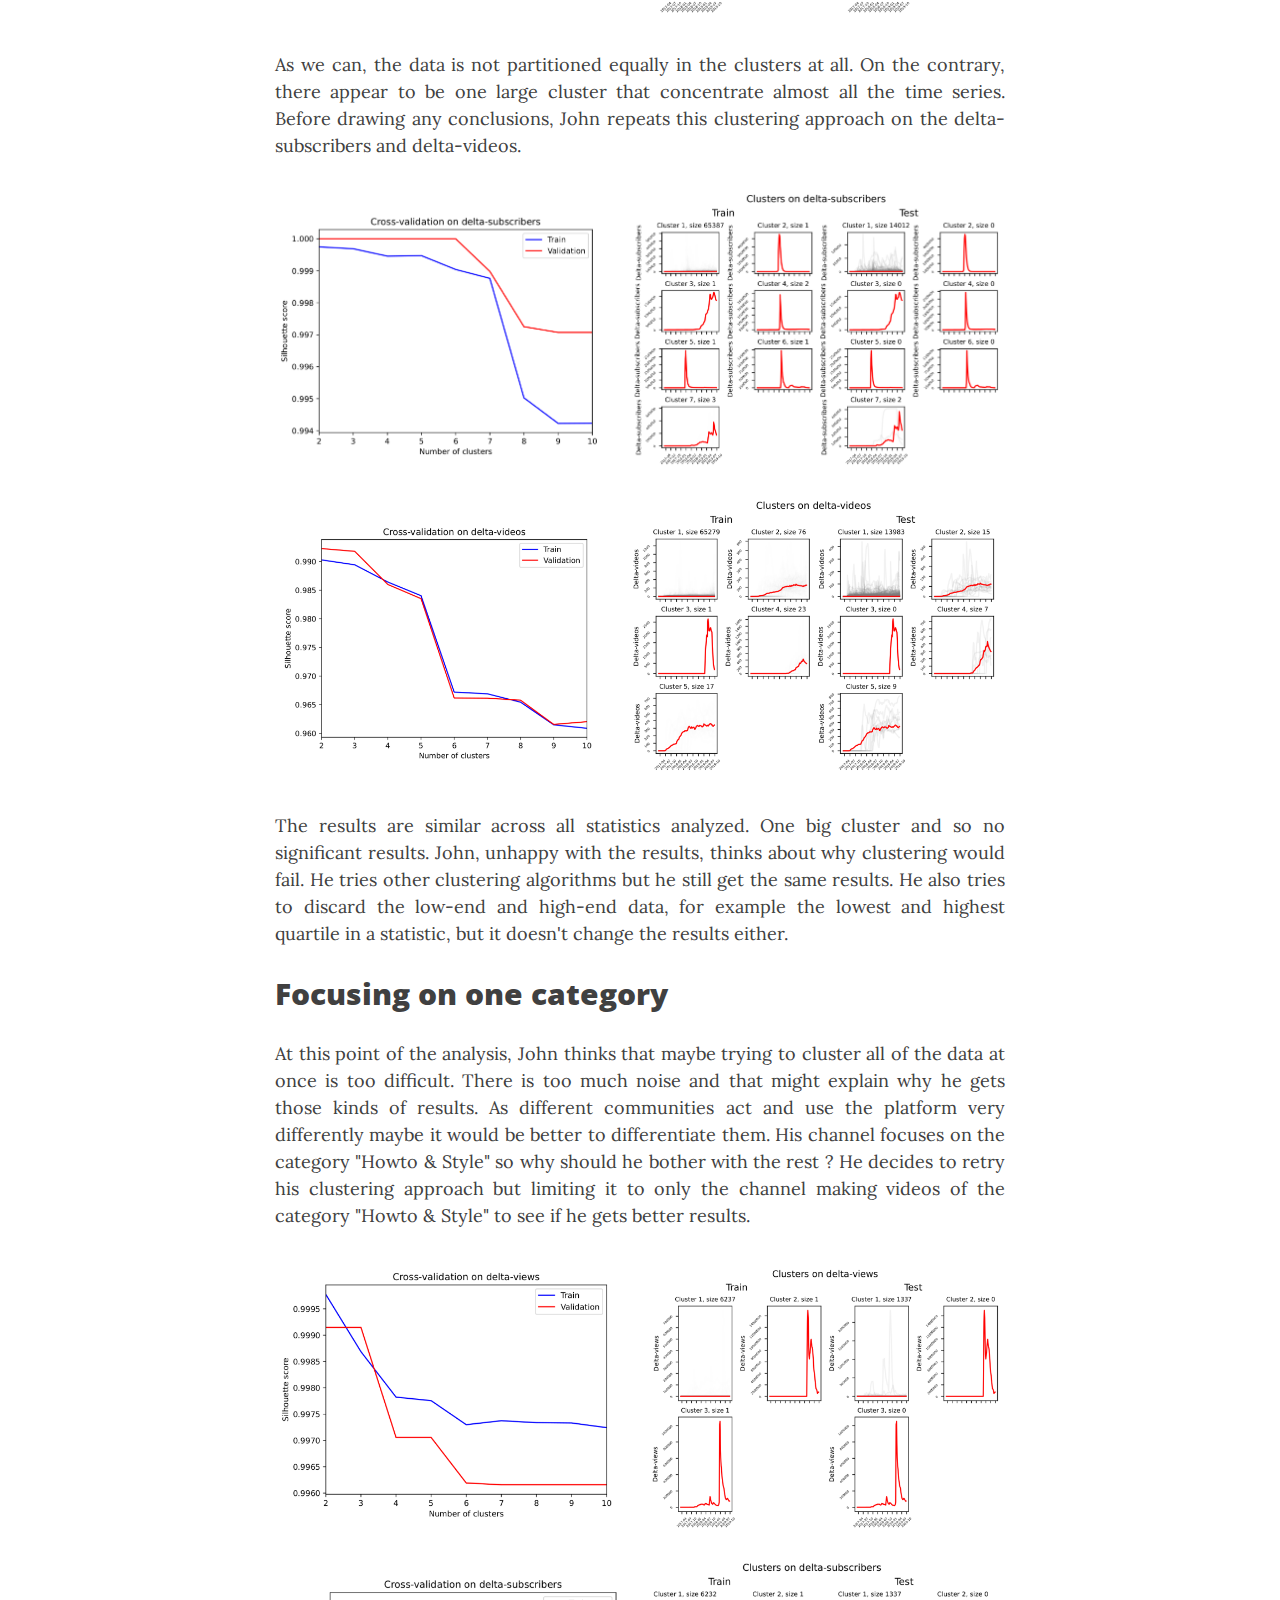
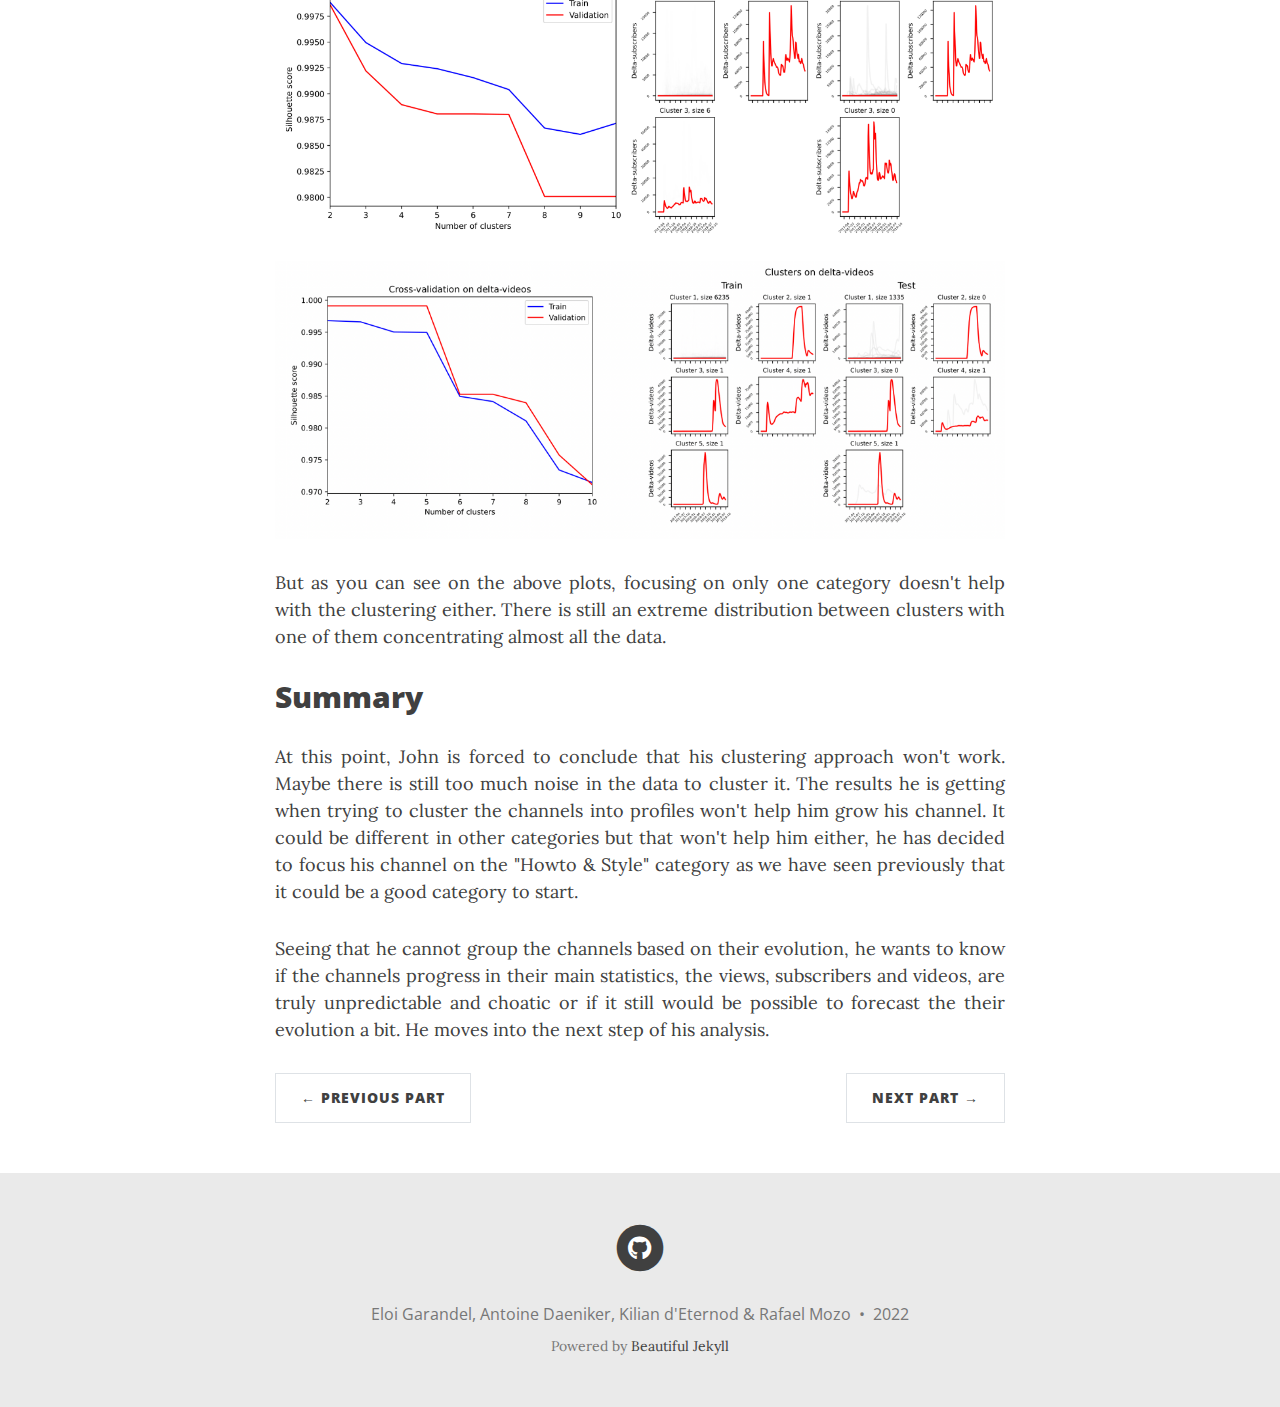
<file: 2000-01-03-clustering/index.html>
<!DOCTYPE html>
<html lang="en">
<!-- Beautiful Jekyll 5.0.0 | Copyright Dean Attali 2020 -->
<head>
  <meta charset="utf-8">
  <meta name="viewport" content="width=device-width, initial-scale=1, shrink-to-fit=no">

  

  

  <title>3. Clustering</title>

  
  <meta name="author" content="Eloi Garandel, Antoine Daeniker, Kilian d'Eternod & Rafael Mozo">
  

  <meta name="description" content="Grouping channels into profiles">

  

  

  

  

  

  

  


  
    
      
  <link href="https://stackpath.bootstrapcdn.com/bootstrap/4.4.1/css/bootstrap.min.css" rel="stylesheet" integrity="sha384-Vkoo8x4CGsO3+Hhxv8T/Q5PaXtkKtu6ug5TOeNV6gBiFeWPGFN9MuhOf23Q9Ifjh" crossorigin="anonymous">


    
      
  <link rel="stylesheet" href="https://cdnjs.cloudflare.com/ajax/libs/font-awesome/5.12.1/css/all.min.css">


    
      
  <link rel="stylesheet" href="https://fonts.googleapis.com/css?family=Lora:400,700,400italic,700italic">


    
      
  <link rel="stylesheet" href="https://fonts.googleapis.com/css?family=Open+Sans:300italic,400italic,600italic,700italic,800italic,400,300,600,700,800">


    
  

  
    
      <link rel="stylesheet" href="/assets/css/bootstrap-social.css">
    
      <link rel="stylesheet" href="/assets/css/beautifuljekyll.css">
    
  

  

  
  
  

  

  
  <meta property="og:site_name" content="PinaColADA">
  <meta property="og:title" content="3. Clustering">
  <meta property="og:description" content="Grouping channels into profiles">

  
  <meta property="og:image" content="https://eloigrndl.github.io/assets/img/pina.jpg">
  

  
  <meta property="og:type" content="article">
  <meta property="og:article:author" content="Eloi Garandel, Antoine Daeniker, Kilian d'Eternod & Rafael Mozo">
  <meta property="og:article:published_time" content="2000-01-03T00:00:00-05:00">
  <meta property="og:url" content="https://eloigrndl.github.io/2000-01-03-clustering/">
  <link rel="canonical" href="https://eloigrndl.github.io/2000-01-03-clustering/">
  

  
  <meta name="twitter:card" content="summary">
  
  <meta name="twitter:site" content="@">
  <meta name="twitter:creator" content="@">

  <meta property="twitter:title" content="3. Clustering">
  <meta property="twitter:description" content="Grouping channels into profiles">

  
  <meta name="twitter:image" content="https://eloigrndl.github.io/assets/img/pina.jpg">
  

  


  

  

</head>


<body>

  


  <nav class="navbar navbar-expand-xl navbar-light fixed-top navbar-custom top-nav-regular"><a class="navbar-brand" href="https://eloigrndl.github.io/">PinaColADA</a><button class="navbar-toggler" type="button" data-toggle="collapse" data-target="#main-navbar" aria-controls="main-navbar" aria-expanded="false" aria-label="Toggle navigation">
    <span class="navbar-toggler-icon"></span>
  </button>

  <div class="collapse navbar-collapse" id="main-navbar">
    <ul class="navbar-nav ml-auto">
          <li class="nav-item">
            <a class="nav-link" href="/aboutus">About Us</a>
          </li></ul>
  </div>

  

  
    <div class="avatar-container">
      <div class="avatar-img-border">
        <a href="https://eloigrndl.github.io/">
          <img alt="Navigation bar avatar" class="avatar-img" src="/assets/img/pina.jpg" />
        </a>
      </div>
    </div>
  

</nav>





  <!-- TODO this file has become a mess, refactor it -->







<header class="header-section ">

<div class="intro-header no-img">
  <div class="container-md">
    <div class="row">
      <div class="col-xl-8 offset-xl-2 col-lg-10 offset-lg-1">
        <div class="post-heading">
          <h1>3. Clustering</h1>
          
            
              <h2 class="post-subheading">Grouping channels into profiles</h2>
            
          

          
            <span class="post-meta">Posted on January 3, 2000</span>
            
            
          
        </div>
      </div>
    </div>
  </div>
</div>
</header>




<div class=" container-md ">
  <div class="row">
    <div class=" col-xl-8 offset-xl-2 col-lg-10 offset-lg-1 ">

       

      <article role="main" class="blog-post">
        <h2 id="preparing-the-data">Preparing the data</h2>

<p align="justify">Having seen that ponctual events don't have a significant importance in the evolution of its channel, John now wants to know if there are general trends in the growth of a channel basic statistics, views, subscribers and videos. He wants to try to cluster the channels into groups that had a similar progress over time and see if there exist certain "profiles" on the platform. This would help him later grow his own YouTube channel if he could target a specific profile that would lead it into the top-charts of the platform.</p>

<p align="justify">He noticed that the timeseries showed significant oscillations. A first step was therefore to reduce this phenomenon. To do this, he tried two techniques: rolling average which was not conclusive and exponential smoothing which gave satisfactory results. He then divided the dataset into training, validation and testing sets.</p>

<p align="justify">A second problem was the scales in which these channels evolve: as seen previously, there are important quantitative differences between them. It was therefore necessary to normalize the data. He first used the min-max method but it was problematic: this technique relies on the whole series to normalize it, which results in a leakage of data from the "future". To counter this problem, it is possible to do a partial min-max normalization which relies only on a segment of the the beginning of the data. Even if it overcomes this leakage problem, this normalization is sensitive to outliers, which are common in this type of data. John decides to change the method using a max-abs normalization which is more resilient to outliers, also implemented with a partial normalization to not leak future information.</p>

<h2 id="k-means">K-Means</h2>

<p align="justify">After researching on multiple clustering algorithms, he decides to use K-Means because it is fast and easily interpretable. To decide on the number of clusters, he uses cross-validation on the validation dataset using the silhouette score of the clusters as a metric. </p>

<p align="justify">For this clustering tasks, John decides to use the delta-indicators because, as they are not cumulative, the differences between them are easier to see even if they are harder to explain. He starts the analysis with the number of delta-views.</p>

<figure>
  <img src="/assets/plots/clustering/views.png" style="width:120%" />
</figure>

<p align="justify">As we can, the data is not partitioned equally in the clusters at all. On the contrary, there appear to be one large cluster that concentrate almost all the time series. Before drawing any conclusions, John repeats this clustering approach on the delta-subscribers and delta-videos.</p>

<figure>
  <img src="/assets/plots/clustering/subs.png" style="width:120%" />
</figure>

<figure>
  <img src="/assets/plots/clustering/videos.png" style="width:120%" />
</figure>

<p align="justify">The results are similar across all statistics analyzed. One big cluster and so no significant results. John, unhappy with the results, thinks about why clustering would fail. He tries other clustering algorithms but he still get the same results. He also tries to discard the low-end and high-end data, for example the lowest and highest quartile in a statistic, but it doesn't change the results either.</p>

<h2 id="focusing-on-one-category">Focusing on one category</h2>

<p align="justify">At this point of the analysis, John thinks that maybe trying to cluster all of the data at once is too difficult. There is too much noise and that might explain why he gets those kinds of results. As different communities act and use the platform very differently maybe it would be better to differentiate them. His channel focuses on the category "Howto &amp; Style" so why should he bother with the rest ? He decides to retry his clustering approach but limiting it to only the channel making videos of the category "Howto &amp; Style" to see if he gets better results.</p>

<figure>
  <img src="/assets/plots/clustering/cat_views.png" style="width:120%" />
</figure>
<figure>
  <img src="/assets/plots/clustering/cat_subs.png" style="width:120%" />
</figure>
<figure>
  <img src="/assets/plots/clustering/cat_videos.png" style="width:120%" />
</figure>

<p align="justify">But as you can see on the above plots, focusing on only one category doesn't help with the clustering either. There is still an extreme distribution between clusters with one of them concentrating almost all the data.</p>

<h2 id="summary">Summary</h2>

<p align="justify">At this point, John is forced to conclude that his clustering approach won't work. Maybe there is still too much noise in the data to cluster it. The results he is getting when trying to cluster the channels into profiles won't help him grow his channel. It could be different in other categories but that won't help him either, he has decided to focus his channel on the "Howto &amp; Style" category as we have seen previously that it could be a good category to start.</p>

<p align="justify">Seeing that he cannot group the channels based on their evolution, he wants to know if the channels progress in their main statistics, the views, subscribers and videos, are truly unpredictable and choatic or if it still would be possible to forecast the their evolution a bit. He moves into the next step of his analysis.</p>

      </article>

      <ul class="pagination blog-pager">
        
        <li class="page-item previous">
          <a class="page-link" href="/2000-01-02-outliers/" data-toggle="tooltip" data-placement="top" title="2. Outliers">&larr; Previous Part</a>
        </li>
        
        
        <li class="page-item next">
          <a class="page-link" href="/2000-01-04-forecasting/" data-toggle="tooltip" data-placement="top" title="4. Forecasting">Next Part &rarr;</a>
        </li>
        
      </ul>

      
    </div>
  </div>
</div>


  <footer>
  <div class="container-md beautiful-jekyll-footer">
    <div class="row">
      <div class="col-xl-8 offset-xl-2 col-lg-10 offset-lg-1">
      <ul class="list-inline text-center footer-links"><li class="list-inline-item">
    <a href="https://github.com/epfl-ada/ada-2022-project-pinacolada" title="GitHub">
      <span class="fa-stack fa-lg" aria-hidden="true">
        <i class="fas fa-circle fa-stack-2x"></i>
        <i class="fab fa-github fa-stack-1x fa-inverse"></i>
      </span>
      <span class="sr-only">GitHub</span>
   </a>
  </li></ul>

      
      <p class="copyright text-muted">
      
        Eloi Garandel, Antoine Daeniker, Kilian d'Eternod & Rafael Mozo
        &nbsp;&bull;&nbsp;
      
      2022

      

      

      

      </p>
      <p class="theme-by text-muted">
        Powered by
        <a href="https://beautifuljekyll.com">Beautiful Jekyll</a>
      </p>
      </div>
    </div>
  </div>
</footer>


  
  
    
  <script src="https://code.jquery.com/jquery-3.5.1.slim.min.js" integrity="sha256-4+XzXVhsDmqanXGHaHvgh1gMQKX40OUvDEBTu8JcmNs=" crossorigin="anonymous"></script>


  
    
  <script src="https://cdn.jsdelivr.net/npm/popper.js@1.16.0/dist/umd/popper.min.js" integrity="sha384-Q6E9RHvbIyZFJoft+2mJbHaEWldlvI9IOYy5n3zV9zzTtmI3UksdQRVvoxMfooAo" crossorigin="anonymous"></script>


  
    
  <script src="https://stackpath.bootstrapcdn.com/bootstrap/4.4.1/js/bootstrap.min.js" integrity="sha384-wfSDF2E50Y2D1uUdj0O3uMBJnjuUD4Ih7YwaYd1iqfktj0Uod8GCExl3Og8ifwB6" crossorigin="anonymous"></script>


  



  
    <!-- doing something a bit funky here because I want to be careful not to include JQuery twice! -->
    
      <script src="/assets/js/beautifuljekyll.js"></script>
    
  









</body>
</html>
</file>
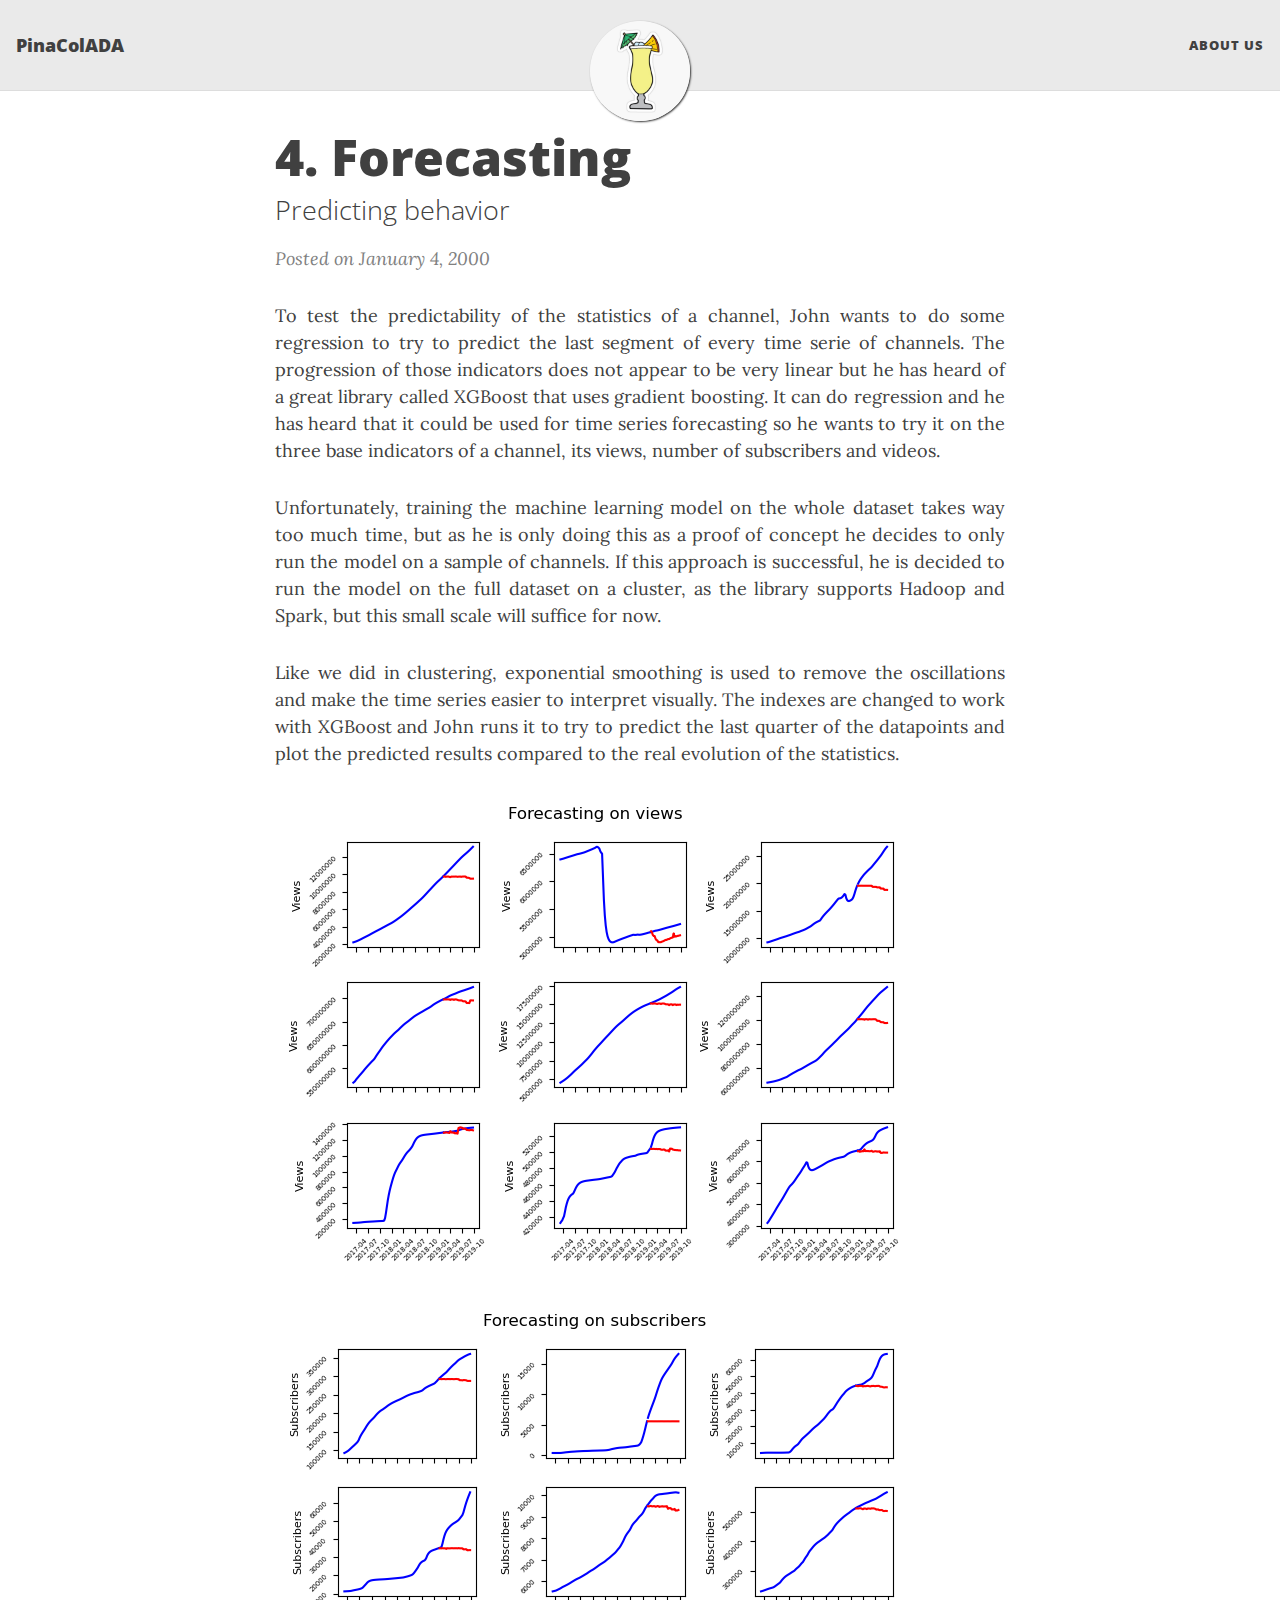
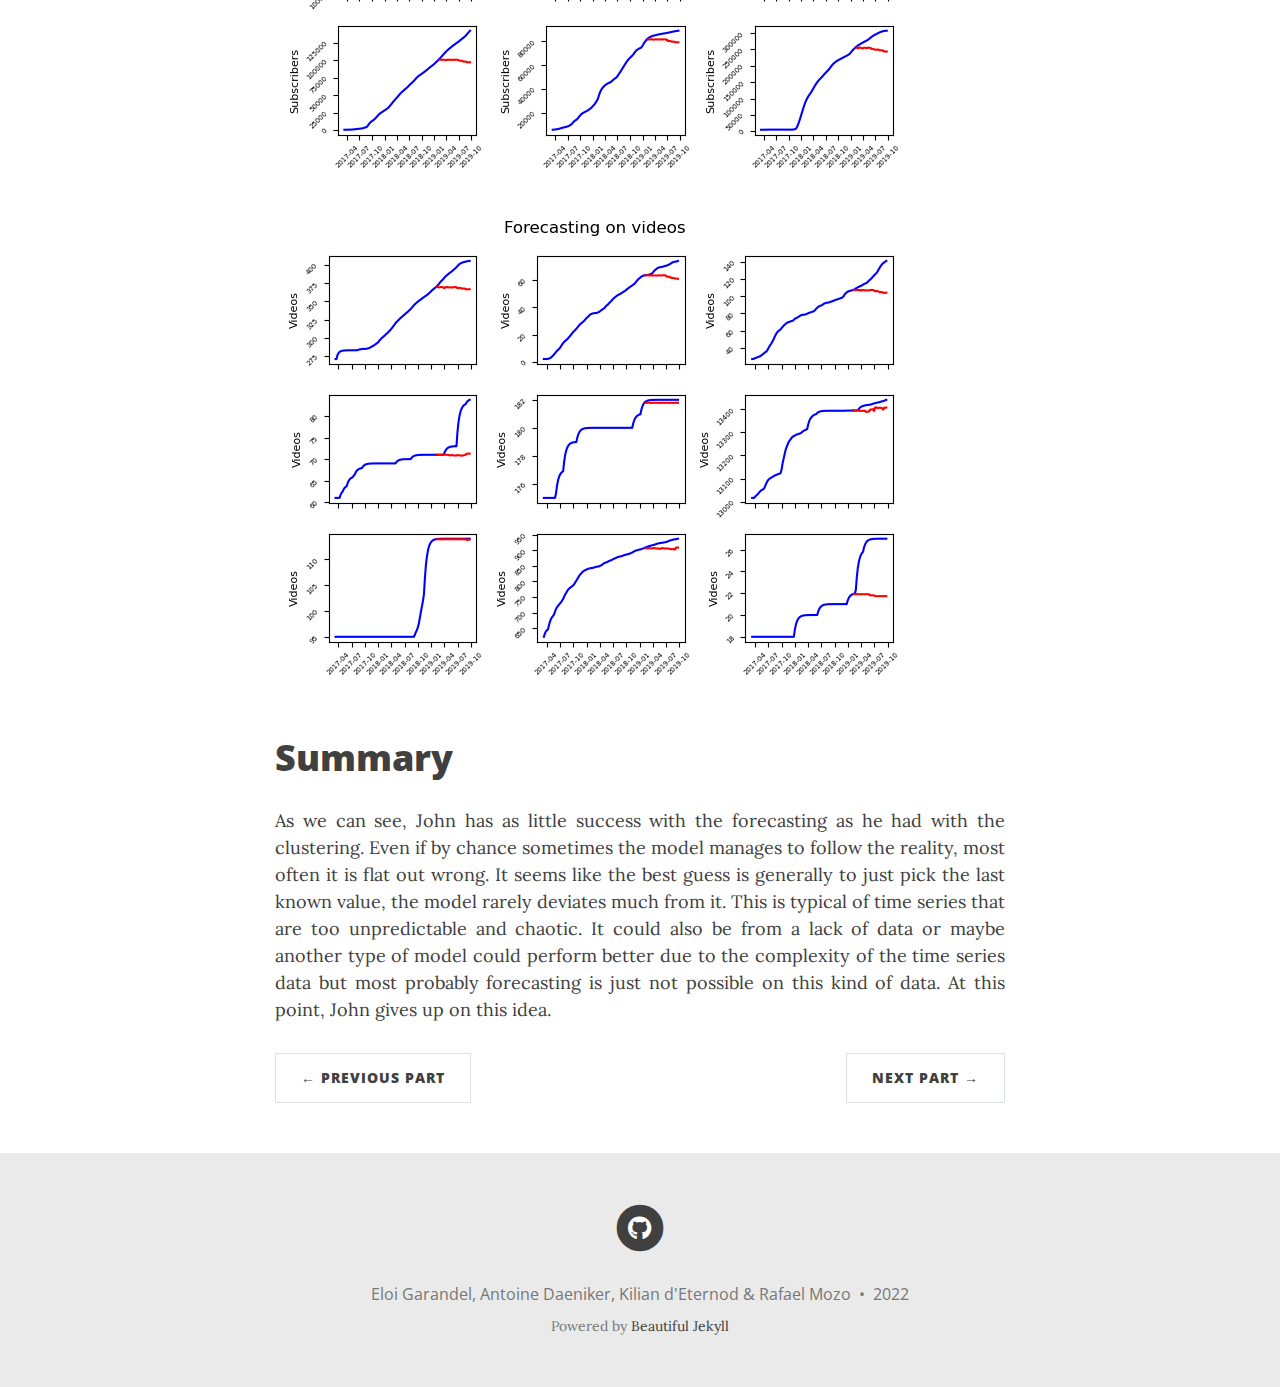
<file: 2000-01-04-forecasting/index.html>
<!DOCTYPE html>
<html lang="en">
<!-- Beautiful Jekyll 5.0.0 | Copyright Dean Attali 2020 -->
<head>
  <meta charset="utf-8">
  <meta name="viewport" content="width=device-width, initial-scale=1, shrink-to-fit=no">

  

  

  <title>4. Forecasting</title>

  
  <meta name="author" content="Eloi Garandel, Antoine Daeniker, Kilian d'Eternod & Rafael Mozo">
  

  <meta name="description" content="Predicting behavior">

  

  

  

  

  

  

  


  
    
      
  <link href="https://stackpath.bootstrapcdn.com/bootstrap/4.4.1/css/bootstrap.min.css" rel="stylesheet" integrity="sha384-Vkoo8x4CGsO3+Hhxv8T/Q5PaXtkKtu6ug5TOeNV6gBiFeWPGFN9MuhOf23Q9Ifjh" crossorigin="anonymous">


    
      
  <link rel="stylesheet" href="https://cdnjs.cloudflare.com/ajax/libs/font-awesome/5.12.1/css/all.min.css">


    
      
  <link rel="stylesheet" href="https://fonts.googleapis.com/css?family=Lora:400,700,400italic,700italic">


    
      
  <link rel="stylesheet" href="https://fonts.googleapis.com/css?family=Open+Sans:300italic,400italic,600italic,700italic,800italic,400,300,600,700,800">


    
  

  
    
      <link rel="stylesheet" href="/assets/css/bootstrap-social.css">
    
      <link rel="stylesheet" href="/assets/css/beautifuljekyll.css">
    
  

  

  
  
  

  

  
  <meta property="og:site_name" content="PinaColADA">
  <meta property="og:title" content="4. Forecasting">
  <meta property="og:description" content="Predicting behavior">

  
  <meta property="og:image" content="https://eloigrndl.github.io/assets/img/pina.jpg">
  

  
  <meta property="og:type" content="article">
  <meta property="og:article:author" content="Eloi Garandel, Antoine Daeniker, Kilian d'Eternod & Rafael Mozo">
  <meta property="og:article:published_time" content="2000-01-04T00:00:00-05:00">
  <meta property="og:url" content="https://eloigrndl.github.io/2000-01-04-forecasting/">
  <link rel="canonical" href="https://eloigrndl.github.io/2000-01-04-forecasting/">
  

  
  <meta name="twitter:card" content="summary">
  
  <meta name="twitter:site" content="@">
  <meta name="twitter:creator" content="@">

  <meta property="twitter:title" content="4. Forecasting">
  <meta property="twitter:description" content="Predicting behavior">

  
  <meta name="twitter:image" content="https://eloigrndl.github.io/assets/img/pina.jpg">
  

  


  

  

</head>


<body>

  


  <nav class="navbar navbar-expand-xl navbar-light fixed-top navbar-custom top-nav-regular"><a class="navbar-brand" href="https://eloigrndl.github.io/">PinaColADA</a><button class="navbar-toggler" type="button" data-toggle="collapse" data-target="#main-navbar" aria-controls="main-navbar" aria-expanded="false" aria-label="Toggle navigation">
    <span class="navbar-toggler-icon"></span>
  </button>

  <div class="collapse navbar-collapse" id="main-navbar">
    <ul class="navbar-nav ml-auto">
          <li class="nav-item">
            <a class="nav-link" href="/aboutus">About Us</a>
          </li></ul>
  </div>

  

  
    <div class="avatar-container">
      <div class="avatar-img-border">
        <a href="https://eloigrndl.github.io/">
          <img alt="Navigation bar avatar" class="avatar-img" src="/assets/img/pina.jpg" />
        </a>
      </div>
    </div>
  

</nav>





  <!-- TODO this file has become a mess, refactor it -->







<header class="header-section ">

<div class="intro-header no-img">
  <div class="container-md">
    <div class="row">
      <div class="col-xl-8 offset-xl-2 col-lg-10 offset-lg-1">
        <div class="post-heading">
          <h1>4. Forecasting</h1>
          
            
              <h2 class="post-subheading">Predicting behavior</h2>
            
          

          
            <span class="post-meta">Posted on January 4, 2000</span>
            
            
          
        </div>
      </div>
    </div>
  </div>
</div>
</header>




<div class=" container-md ">
  <div class="row">
    <div class=" col-xl-8 offset-xl-2 col-lg-10 offset-lg-1 ">

       

      <article role="main" class="blog-post">
        <p align="justify">To test the predictability of the statistics of a channel, John wants to do some regression to try to predict the last segment of every time serie of channels. The progression of those indicators does not appear to be very linear but he has heard of a great library called XGBoost that uses gradient boosting. It can do regression and he has heard that it could be used for time series forecasting so he wants to try it on the three base indicators of a channel, its views, number of subscribers and videos. </p>

<p align="justify">Unfortunately, training the machine learning model on the whole dataset takes way too much time, but as he is only doing this as a proof of concept he decides to only run the model on a sample of channels. If this approach is successful, he is decided to run the model on the full dataset on a cluster, as the library supports Hadoop and Spark, but this small scale will suffice for now. </p>

<p align="justify">Like we did in clustering, exponential smoothing is used to remove the oscillations and make the time series easier to interpret visually. The indexes are changed to work with XGBoost and John runs it to try to predict the last quarter of the datapoints and plot the predicted results compared to the real evolution of the statistics. </p>

<iframe src="/assets/plots/forecasting/forecast_views.png" height="500" width="850" frameBorder="0"></iframe>

<iframe src="/assets/plots/forecasting/forecast_subscribers.png" height="500" width="850" frameBorder="0"></iframe>

<iframe src="/assets/plots/forecasting/forecast_videos.png" height="500" width="850" frameBorder="0"></iframe>

<h1 id="summary">Summary</h1>

<p align="justify">As we can see, John has as little success with the forecasting as he had with the clustering. Even if by chance sometimes the model manages to follow the reality, most often it is flat out wrong. It seems like the best guess is generally to just pick the last known value, the model rarely deviates much from it. This is typical of time series that are too unpredictable and chaotic. It could also be from a lack of data or maybe another type of model could perform better due to the complexity of the time series data but most probably forecasting is just not possible on this kind of data. At this point, John gives up on this idea. </p>

      </article>

      <ul class="pagination blog-pager">
        
        <li class="page-item previous">
          <a class="page-link" href="/2000-01-03-clustering/" data-toggle="tooltip" data-placement="top" title="3. Clustering">&larr; Previous Part</a>
        </li>
        
        
        <li class="page-item next">
          <a class="page-link" href="/2000-01-05-conclusion/" data-toggle="tooltip" data-placement="top" title="4. Conclusion">Next Part &rarr;</a>
        </li>
        
      </ul>

      
    </div>
  </div>
</div>


  <footer>
  <div class="container-md beautiful-jekyll-footer">
    <div class="row">
      <div class="col-xl-8 offset-xl-2 col-lg-10 offset-lg-1">
      <ul class="list-inline text-center footer-links"><li class="list-inline-item">
    <a href="https://github.com/epfl-ada/ada-2022-project-pinacolada" title="GitHub">
      <span class="fa-stack fa-lg" aria-hidden="true">
        <i class="fas fa-circle fa-stack-2x"></i>
        <i class="fab fa-github fa-stack-1x fa-inverse"></i>
      </span>
      <span class="sr-only">GitHub</span>
   </a>
  </li></ul>

      
      <p class="copyright text-muted">
      
        Eloi Garandel, Antoine Daeniker, Kilian d'Eternod & Rafael Mozo
        &nbsp;&bull;&nbsp;
      
      2022

      

      

      

      </p>
      <p class="theme-by text-muted">
        Powered by
        <a href="https://beautifuljekyll.com">Beautiful Jekyll</a>
      </p>
      </div>
    </div>
  </div>
</footer>


  
  
    
  <script src="https://code.jquery.com/jquery-3.5.1.slim.min.js" integrity="sha256-4+XzXVhsDmqanXGHaHvgh1gMQKX40OUvDEBTu8JcmNs=" crossorigin="anonymous"></script>


  
    
  <script src="https://cdn.jsdelivr.net/npm/popper.js@1.16.0/dist/umd/popper.min.js" integrity="sha384-Q6E9RHvbIyZFJoft+2mJbHaEWldlvI9IOYy5n3zV9zzTtmI3UksdQRVvoxMfooAo" crossorigin="anonymous"></script>


  
    
  <script src="https://stackpath.bootstrapcdn.com/bootstrap/4.4.1/js/bootstrap.min.js" integrity="sha384-wfSDF2E50Y2D1uUdj0O3uMBJnjuUD4Ih7YwaYd1iqfktj0Uod8GCExl3Og8ifwB6" crossorigin="anonymous"></script>


  



  
    <!-- doing something a bit funky here because I want to be careful not to include JQuery twice! -->
    
      <script src="/assets/js/beautifuljekyll.js"></script>
    
  









</body>
</html>
</file>
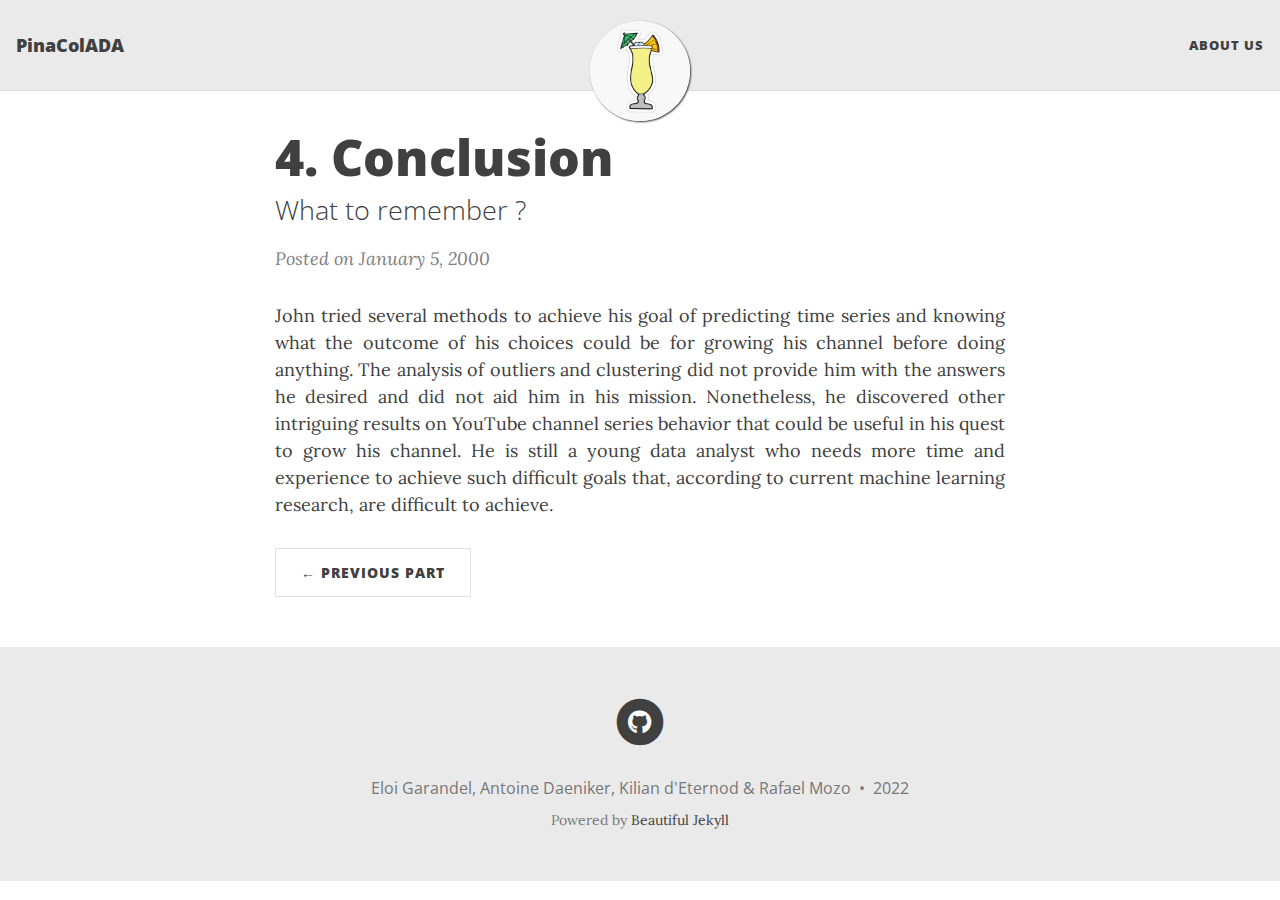
<file: 2000-01-05-conclusion/index.html>
<!DOCTYPE html>
<html lang="en">
<!-- Beautiful Jekyll 5.0.0 | Copyright Dean Attali 2020 -->
<head>
  <meta charset="utf-8">
  <meta name="viewport" content="width=device-width, initial-scale=1, shrink-to-fit=no">

  

  

  <title>4. Conclusion</title>

  
  <meta name="author" content="Eloi Garandel, Antoine Daeniker, Kilian d'Eternod & Rafael Mozo">
  

  <meta name="description" content="What to remember ?">

  

  

  

  

  

  

  


  
    
      
  <link href="https://stackpath.bootstrapcdn.com/bootstrap/4.4.1/css/bootstrap.min.css" rel="stylesheet" integrity="sha384-Vkoo8x4CGsO3+Hhxv8T/Q5PaXtkKtu6ug5TOeNV6gBiFeWPGFN9MuhOf23Q9Ifjh" crossorigin="anonymous">


    
      
  <link rel="stylesheet" href="https://cdnjs.cloudflare.com/ajax/libs/font-awesome/5.12.1/css/all.min.css">


    
      
  <link rel="stylesheet" href="https://fonts.googleapis.com/css?family=Lora:400,700,400italic,700italic">


    
      
  <link rel="stylesheet" href="https://fonts.googleapis.com/css?family=Open+Sans:300italic,400italic,600italic,700italic,800italic,400,300,600,700,800">


    
  

  
    
      <link rel="stylesheet" href="/assets/css/bootstrap-social.css">
    
      <link rel="stylesheet" href="/assets/css/beautifuljekyll.css">
    
  

  

  
  
  

  

  
  <meta property="og:site_name" content="PinaColADA">
  <meta property="og:title" content="4. Conclusion">
  <meta property="og:description" content="What to remember ?">

  
  <meta property="og:image" content="https://eloigrndl.github.io/assets/img/pina.jpg">
  

  
  <meta property="og:type" content="article">
  <meta property="og:article:author" content="Eloi Garandel, Antoine Daeniker, Kilian d'Eternod & Rafael Mozo">
  <meta property="og:article:published_time" content="2000-01-05T00:00:00-05:00">
  <meta property="og:url" content="https://eloigrndl.github.io/2000-01-05-conclusion/">
  <link rel="canonical" href="https://eloigrndl.github.io/2000-01-05-conclusion/">
  

  
  <meta name="twitter:card" content="summary">
  
  <meta name="twitter:site" content="@">
  <meta name="twitter:creator" content="@">

  <meta property="twitter:title" content="4. Conclusion">
  <meta property="twitter:description" content="What to remember ?">

  
  <meta name="twitter:image" content="https://eloigrndl.github.io/assets/img/pina.jpg">
  

  


  

  

</head>


<body>

  


  <nav class="navbar navbar-expand-xl navbar-light fixed-top navbar-custom top-nav-regular"><a class="navbar-brand" href="https://eloigrndl.github.io/">PinaColADA</a><button class="navbar-toggler" type="button" data-toggle="collapse" data-target="#main-navbar" aria-controls="main-navbar" aria-expanded="false" aria-label="Toggle navigation">
    <span class="navbar-toggler-icon"></span>
  </button>

  <div class="collapse navbar-collapse" id="main-navbar">
    <ul class="navbar-nav ml-auto">
          <li class="nav-item">
            <a class="nav-link" href="/aboutus">About Us</a>
          </li></ul>
  </div>

  

  
    <div class="avatar-container">
      <div class="avatar-img-border">
        <a href="https://eloigrndl.github.io/">
          <img alt="Navigation bar avatar" class="avatar-img" src="/assets/img/pina.jpg" />
        </a>
      </div>
    </div>
  

</nav>





  <!-- TODO this file has become a mess, refactor it -->







<header class="header-section ">

<div class="intro-header no-img">
  <div class="container-md">
    <div class="row">
      <div class="col-xl-8 offset-xl-2 col-lg-10 offset-lg-1">
        <div class="post-heading">
          <h1>4. Conclusion</h1>
          
            
              <h2 class="post-subheading">What to remember ?</h2>
            
          

          
            <span class="post-meta">Posted on January 5, 2000</span>
            
            
          
        </div>
      </div>
    </div>
  </div>
</div>
</header>




<div class=" container-md ">
  <div class="row">
    <div class=" col-xl-8 offset-xl-2 col-lg-10 offset-lg-1 ">

       

      <article role="main" class="blog-post">
        <p align="justify">John tried several methods to achieve his goal of predicting time series and knowing what the outcome of his choices could be for growing his channel before doing anything. The analysis of outliers and clustering did not provide him with the answers he desired and did not aid him in his mission. Nonetheless, he discovered other intriguing results on YouTube channel series behavior that could be useful in his quest to grow his channel. He is still a young data analyst who needs more time and experience to achieve such difficult goals that, according to current machine learning research, are difficult to achieve.</p>

      </article>

      <ul class="pagination blog-pager">
        
        <li class="page-item previous">
          <a class="page-link" href="/2000-01-04-forecasting/" data-toggle="tooltip" data-placement="top" title="4. Forecasting">&larr; Previous Part</a>
        </li>
        
        
      </ul>

      
    </div>
  </div>
</div>


  <footer>
  <div class="container-md beautiful-jekyll-footer">
    <div class="row">
      <div class="col-xl-8 offset-xl-2 col-lg-10 offset-lg-1">
      <ul class="list-inline text-center footer-links"><li class="list-inline-item">
    <a href="https://github.com/epfl-ada/ada-2022-project-pinacolada" title="GitHub">
      <span class="fa-stack fa-lg" aria-hidden="true">
        <i class="fas fa-circle fa-stack-2x"></i>
        <i class="fab fa-github fa-stack-1x fa-inverse"></i>
      </span>
      <span class="sr-only">GitHub</span>
   </a>
  </li></ul>

      
      <p class="copyright text-muted">
      
        Eloi Garandel, Antoine Daeniker, Kilian d'Eternod & Rafael Mozo
        &nbsp;&bull;&nbsp;
      
      2022

      

      

      

      </p>
      <p class="theme-by text-muted">
        Powered by
        <a href="https://beautifuljekyll.com">Beautiful Jekyll</a>
      </p>
      </div>
    </div>
  </div>
</footer>


  
  
    
  <script src="https://code.jquery.com/jquery-3.5.1.slim.min.js" integrity="sha256-4+XzXVhsDmqanXGHaHvgh1gMQKX40OUvDEBTu8JcmNs=" crossorigin="anonymous"></script>


  
    
  <script src="https://cdn.jsdelivr.net/npm/popper.js@1.16.0/dist/umd/popper.min.js" integrity="sha384-Q6E9RHvbIyZFJoft+2mJbHaEWldlvI9IOYy5n3zV9zzTtmI3UksdQRVvoxMfooAo" crossorigin="anonymous"></script>


  
    
  <script src="https://stackpath.bootstrapcdn.com/bootstrap/4.4.1/js/bootstrap.min.js" integrity="sha384-wfSDF2E50Y2D1uUdj0O3uMBJnjuUD4Ih7YwaYd1iqfktj0Uod8GCExl3Og8ifwB6" crossorigin="anonymous"></script>


  



  
    <!-- doing something a bit funky here because I want to be careful not to include JQuery twice! -->
    
      <script src="/assets/js/beautifuljekyll.js"></script>
    
  









</body>
</html>
</file>
<file: assets/css/beautifuljekyll.css>
@import url("pygment_highlights.css");

/* --- General --- */

body {
  font-family: 'Lora', 'Times New Roman', serif;
  font-size: 1.125rem;
  color: #404040;
  position: center;
  background-color: #FFFFFF;
  
  overflow-wrap: break-word;
}
p {
  line-height: 1.5;
  margin: 1.875rem 0;
}
h1,h2,h3,h4,h5,h6 {
  font-family: 'Open Sans', 'Helvetica Neue', Helvetica, Arial, sans-serif;
  font-weight: 800;
  line-height: 1.1;
}
h1 {
  font-size: 2.25rem;
}
h2 {
  font-size: 1.875rem;
}
h3 {
  font-size: 1.5rem;
}
h4 {
  font-size: 1.125rem;
}
h1, h2, h3, h4 {
  margin-top: 1.25rem;
}
a {
  color: #008AFF;
}
a:hover,
a:focus {
  color: #0085A1;
}
blockquote {
  color: #808080;
  font-style: italic;
}
blockquote p:first-child {
  margin-top: 0;
}
hr.small {
  max-width: 6.25rem;
  margin: 1rem auto;
  border-width: 0.25rem;
  border-color: inherit;
  border-radius: 0.1875rem;
}

/* fix in-page anchors to not be behind fixed header */
:target:before {
  content: "";
  display: block;
  height: 3.125rem; /* navbar height */
  margin: -3.125rem 0 0;
}

.hideme {
  display: none;
}

::-moz-selection {
  color: #fff;
  text-shadow: none;
  background-color: #0085A1;
}
::selection {
  color: #fff;
  text-shadow: none;
  background-color: #0085A1;
}
img::selection {
  color: #fff;
  background: transparent;
}
img::-moz-selection {
  color: #fff;
  background: transparent;
}

img {
  max-width: 100%;
}

.linked-section {
  padding-top: 3.75rem;
  margin-top: -1.5625rem;
}

/* Comments */

.disqus-comments {
  margin-top: 1.875rem;
}

@media (min-width: 768px) {
  .disqus-comments {
    margin-top: 2.5rem;
  }
}

/* --- Navbar --- */

.navbar-custom {
  background-color: #EAEAEA;
  border-bottom: 1px solid #DDDDDD;
  font-family: 'Open Sans', 'Helvetica Neue', Helvetica, Arial, sans-serif;
  
  -webkit-transition: padding .5s ease-in-out;
  -moz-transition: padding .5s ease-in-out;
  transition: padding .5s ease-in-out;
}

.navbar-custom,
.navbar-custom.top-nav-short,
.navbar-custom.top-nav-short-permanent {
  padding-top: 0;
  padding-bottom: 0;
}

.navbar-custom .navbar-brand {
  line-height: 1.5;
  padding-top: 0.625rem;
  padding-bottom: 0.625rem;
  font-size: 1.125rem;
}

.navbar-custom .navbar-brand-logo {
  -webkit-transition: padding .5s ease-in-out;
  -moz-transition: padding .5s ease-in-out;
  transition: padding .5s ease-in-out;
}

.navbar-custom .navbar-brand-logo,
.navbar-custom.top-nav-short .navbar-brand-logo,
.navbar-custom.top-nav-short-permanent .navbar-brand-logo {
  padding-top: 0.3125rem;
  padding-bottom: 0.3125rem;
}

.navbar-custom .navbar-brand-logo img {
  -webkit-transition: height .5s ease-in-out;
  -moz-transition: height .5s ease-in-out;
  transition: height .5s ease-in-out;
}

.navbar-custom .navbar-brand-logo img,
.navbar-custom.top-nav-short .navbar-brand-logo img,
.navbar-custom.top-nav-short-permanent .navbar-brand-logo img {
  height: 2.5rem;
}

.navbar-custom .navbar-nav .nav-item {
  text-transform: uppercase;
  font-size: 0.8125rem;
  letter-spacing: 0.0625rem;
}

.navbar-custom .navbar-nav .nav-link {
  padding-top: 0;
  padding-bottom: 0;
  line-height: 1.25rem;
  padding-top: 0.9375rem;
  padding-bottom: 0.9375rem;
}

.navbar-custom .navbar-brand,
.navbar-custom .navbar-nav .nav-link {
  font-weight: 800;
  color: #404040;
}

.navbar-toggler {
  font-size: 1rem;
  margin: 0.5rem 0;
}
.navbar-custom .navbar-toggler:focus,
.navbar-custom .navbar-toggler:hover {
  background-color: initial;
}

.navbar-custom .navbar-toggler[aria-expanded="true"] {
  background-color: rgba(0, 0, 0, 0.2);
}

.dropdown-toggle::after {
  border-width: 0.4em;
}

@media (min-width: 1200px) {
  .navbar-custom {
    padding-top: 1.25rem;
    padding-bottom: 1.25rem;
  }

  .navbar-custom .navbar-brand-logo {
    padding-top: 0;
    padding-bottom: 0;
  }

  .navbar-custom .navbar-brand-logo img {
    height: 3.125rem;
  }

  .navbar-expand-xl .navbar-nav .nav-link {
    padding-left: 0.9375rem;
    padding-right: 0.9375rem;
  }

  .navbar-expand-xl .navbar-nav .nav-item:not(.dropdown):last-child .nav-link {
    padding-right: 0;
  }
}

@media (min-width: 1200px) {
  .navbar-custom .nav-item.dropdown:hover {
    background: rgba(0, 0, 0, 0.1);
  }
}

.navbar-custom .nav-item.dropdown.show {
  background: rgba(0, 0, 0, 0.2);
}

.navbar-custom .nav-item.dropdown .dropdown-menu {
  margin-top: 0;
  font-size: 1em;
  border: 0;
  padding: 0;
  
  min-width: 0;
  width: 100%;
  word-break: break-word;
  
}

.navbar-custom .nav-item.dropdown .dropdown-menu .dropdown-item {
  padding: 0.625rem;
  background-color: #EAEAEA;
  text-decoration: none !important;
  font-weight: normal;
  color: #404040;
  
  white-space: normal;
  
}

@media (min-width: 1200px) {
  .navbar-custom .nav-item.dropdown .dropdown-menu {
    text-align: center;
  }

  .navbar-custom .nav-item.dropdown .dropdown-menu .dropdown-item {
    padding-left: 0.625rem;
    border: 1px solid #DDDDDD;
    border-width: 0 1px 1px;
  }

  .navbar-custom .nav-item.dropdown .dropdown-menu .dropdown-item:first-child {
    border-top-width: 1px;
  }
}

@media (max-width: 1199px) {
  .navbar-custom .navbar-collapse {
    border-top: 1px solid #DDDDDD;
    margin: 0 -1rem;
  }

  .navbar-custom .navbar-nav {
    padding: 0.5rem 0;
  }

  .navbar-custom .navbar-nav .nav-link {
    padding: 0.675rem 0 0.675rem 1rem;
  }

  .navbar-custom .nav-item.dropdown.show {
    background: rgba(0, 0, 0, 0.2);
  }

  .navbar-custom .nav-item.dropdown .dropdown-menu .dropdown-item {
    padding-left: 2rem;
  }
}
.navbar-custom .navbar-brand:hover,
.navbar-custom .navbar-brand:focus ,
.navbar-custom .navbar-nav .nav-link:hover,
.navbar-custom .navbar-nav .nav-link:focus,
.navbar-custom .navbar-nav .dropdown-menu .dropdown-item:hover,
.navbar-custom .navbar-nav .dropdown-menu .dropdown-item:focus {
  color: #0085A1;
}

.navbar-custom .avatar-container {
  position: absolute;
  left: 50%;
  width: 3.125rem;
  bottom: -1.5rem;
  transition: opacity 0.5s ease-in-out;
  -webkit-transition: opacity 0.5s ease-in-out;
  -moz-transition: opacity 0.5s ease-in-out;
}
.navbar-custom.top-nav-short .avatar-container {
  opacity: 0;
  visibility: hidden;
  transition: visibility linear 0.5s, opacity 0.5s ease-in-out;
  -webkit-transition: visibility linear 0.5s, opacity 0.5s ease-in-out;
  -moz-transition: visibility linear 0.5s, opacity 0.5s ease-in-out;
}

.navbar-custom .avatar-container .avatar-img-border {
  width: 100%;
  margin-left: -50%;
  
    border-radius: 50%;
    box-shadow: 0 0 0.5rem rgba(0, 0, 0, .8);
    -webkit-box-shadow: 0 0 0.3125rem rgba(0, 0, 0, .8);
    -moz-box-shadow: 0 0 0.5rem rgba(0, 0, 0, .8);
  
}
.navbar-custom .avatar-container .avatar-img {
  width: 100%;
  
    border-radius: 50%;
  
  display: block;
}

.navbar-custom.top-nav-expanded .avatar-container {
  display: none;
}

@media (min-width: 1200px) {
  .navbar-custom.top-nav-regular .avatar-container {
    width: 6.25rem;
    bottom: -1.9375rem;
  }

  .navbar-custom.top-nav-regular .avatar-container .avatar-img-border {
    width: 100%;
    
    box-shadow: 1px 1px 2px rgba(0, 0, 0, .8);
    -webkit-box-shadow: 1px 1px 2px rgba(0, 0, 0, .8);
    -moz-box-shadow: 1px 1px 2px rgba(0, 0, 0, .8);
    
  }

  .navbar-custom.top-nav-regular .avatar-container .avatar-img {
    width: 100%;
  }
}

/* --- Footer --- */

footer {
  padding: 1.875rem 0;
  border-top: 1px #EAEAEA solid;
  margin-top: 3.125rem;
  font-size: 0.875rem;
  background-color: #EAEAEA;
  
}

footer p.text-muted {
  color: #777777 !important;
}

footer a {
  color: #404040;
}

footer a:hover,
footer a:focus {
  color: #0085A1;
}

footer .list-inline {
  margin: 0;
  padding: 0;
  margin-bottom: 1.875rem;
}
footer .copyright {
  font-family: 'Open Sans', 'Helvetica Neue', Helvetica, Arial, sans-serif;
  text-align: center;
  margin-bottom: 0;
  margin-top: 0;
}
footer .theme-by {
  text-align: center;
  margin: 0.625rem 0 0;
}
footer .footer-custom-content {
  text-align: center;
  margin-bottom: 0.9375rem;
  font-family: 'Open Sans', 'Helvetica Neue', Helvetica, Arial, sans-serif;
}

@media (min-width: 768px) {
  footer {
    padding: 3.125rem 0;
  }
  footer .footer-links {
    font-size: 1.125rem;
  }
  footer .copyright {
    font-size: 1rem;
  }
  footer .footer-custom-content {
    font-size: 1rem;
  }
}

/* --- Post preview (feed) --- */

.posts-list {
    margin: 0;
}

.post-preview {
  padding: 1.25rem 0;
  border-bottom: 1px solid #eee;
  overflow: hidden;
}

@media (min-width: 768px) {
  .post-preview {
    padding: 2.1875rem 0;
  }
}

.post-preview:last-child {
  border-bottom: 0;
}

.post-preview a {
  text-decoration: none;
  font-family: 'Open Sans', 'Helvetica Neue', Helvetica, Arial, sans-serif;
  color: #404040;
}

.post-preview a:focus,
.post-preview a:hover {
  text-decoration: none;
  color: #0085A1;
}

.post-preview .post-title {
  font-size: 1.875rem;
  margin-top: 0;
}
.post-preview .post-subtitle {
  margin: 0;
  font-weight: 300;
  margin-bottom: 0.625rem;
}
.post-preview .post-meta,
.post-heading .post-meta {
  color: #808080;
  font-size: 1.125rem;
  font-style: italic;
  margin: 0 0 0.625rem;
  font-family: 'Lora', 'Times New Roman', serif;
}
.post-heading .post-meta {
  display: inline-block;
}
@media (max-width: 767px) {
  .post-heading .post-meta {
    display: block;
    margin-bottom: 0;
  }
}
.post-heading .post-meta .middot {
  margin: 0 0.625rem;
}
.post-preview .post-entry {
  width: 100%;
}
.post-preview .post-image {
  float: right;
  margin-left: 0.625rem;
  height: 12rem;
  width: 12rem;
}
.post-preview .post-image {
  filter: grayscale(40%);
}
.post-preview .post-image:hover {
  filter: grayscale(0%);
}
.post-preview .post-image img {
  max-height: 100%;
  max-width: 100%;
}
.post-preview .post-image-short {
  margin-top: -2.1875rem;
}
@media (max-width: 767px) {
  .post-preview .post-image {
    height: 9rem;
    width: 9rem;
  }
  .post-preview .post-image-short {
    margin-top: 0;
  }
}
.post-preview .post-image-small {
  width: 100%;
  height: 100%;
  text-align: center;
  display: none;
}
.post-preview .post-image-small img {
  max-width: 6.25rem;
  max-height: 6.25rem;
}
@media (max-width: 500px) {
  .post-preview .post-image {
    display: none;
  }
  .post-preview .post-image-small {
    display: block;
  }
}

.post-preview .post-read-more {
  font-weight: 800;
}

@media (min-width: 768px) {
  .post-preview .post-title {
    font-size: 2.25rem;
  }
}

/* --- Tags --- */

.blog-tags {
  font-family: 'Open Sans', 'Helvetica Neue', Helvetica, Arial, sans-serif;
  font-size: 0.9375rem;
  margin: 1.875rem 0;
}

.blog-tags span {
  color: #404040;
  opacity: 0.8;
}

.blog-tags .list-inline-item {
  margin-right: 0;
}

.blog-tags a {
  color: #404040;
  text-decoration: none;
  padding: 0 0.3125rem;
  opacity: 0.8;
  border: 1px solid transparent;
  border-radius: 0.1875rem;
}

.blog-tags a:hover {
  opacity: 1;
  color: #404040;
  border-color: #404040;
}

.post-preview .blog-tags {
  margin-top: 0.3125rem;
  margin-bottom: 0;
}

@media (min-width: 768px) {
  .post-preview .blog-tags {
    margin-top: 0.625rem;
  }
}

/* Tags page */

.tag-btn {
  margin: 0.3125rem;
}

#full-tags-list {
  font-family: 'Open Sans', 'Helvetica Neue', Helvetica, Arial, sans-serif;
}

#full-tags-list .tag-entry {
  margin: 0 0 0.9375rem 1.5625rem;
}

#full-tags-list .tag-entry a {
  font-size: 1.25rem;
}

#full-tags-list .tag-entry .entry-date {
  color: #808080;
  font-style: italic;
  font-size: 1rem;
}

/* --- Post and page headers --- */

.intro-header {
  margin: 5rem 0 1.25rem;
  position: relative;
}
.intro-header.big-img {
  background: no-repeat center center;
  -webkit-background-size: cover;
  -moz-background-size: cover;
  background-size: cover;
  -o-background-size: cover;
  margin-top: 3.1875rem; /* The small navbar is 50px tall + 1px border */
  margin-bottom: 2.1875rem;
}
nav.top-nav-short-permanent ~ header > .intro-header {
  margin-top: 5rem;
}
nav.top-nav-short-permanent ~ header > .intro-header.big-img {
  margin-top: 3.1875rem;
}
.intro-header.big-img .big-img-transition {
  position: absolute;
  width: 100%;
  height: 100%;
  opacity: 0;
  background: no-repeat center center;
  -webkit-background-size: cover;
  -moz-background-size: cover;
  background-size: cover;
  -o-background-size: cover;
  -webkit-transition: opacity 1s linear;
  -moz-transition: opacity 1s linear;
  transition: opacity 1s linear;
}
.intro-header .page-heading {
  text-align: center;
}
.intro-header.big-img .page-heading,
.intro-header.big-img .post-heading {
  padding: 6.25rem 0;
  color: #FFF;
  text-shadow: 1px 1px 3px #000;
}
.intro-header .page-heading h1 {
  margin-top: 0;
  font-size: 3.125rem;
}
.intro-header .post-heading h1 {
  margin-top: 0;
  font-size: 2.1875rem;
}
.intro-header .page-heading .page-subheading,
.intro-header .post-heading .post-subheading {
  font-size: 1.6875rem;
  line-height: 1.1;
  display: block;
  font-family: 'Open Sans', 'Helvetica Neue', Helvetica, Arial, sans-serif;
  font-weight: 300;
  margin: 0.625rem 0 0;
}
.intro-header .post-heading .post-subheading {
  margin-bottom: 1.25rem;
}
.intro-header.big-img .page-heading .page-subheading,
.intro-header.big-img .post-heading .post-subheading {
  font-weight: 400;
}
.intro-header.big-img .page-heading hr {
  box-shadow: 1px 1px 3px #000;
  -webkit-box-shadow: 1px 1px 3px #000;
  -moz-box-shadow: 1px 1px 3px #000;
}
.intro-header.big-img .post-heading .post-meta {
  color: #EEE;
}
.intro-header.big-img .img-desc {
  background: rgba(30, 30, 30, 0.6);
  position: absolute;
  padding: 0.3125rem 0.625rem;
  font-size: 0.6875rem;
  color: #EEE;
  font-family: 'Open Sans', 'Helvetica Neue', Helvetica, Arial, sans-serif;
  right: 0;
  bottom: 0;
  display: none;
}
@media (min-width: 1200px) {
  .intro-header {
    margin-top: 8.125rem;
  }
  .intro-header.big-img {
    margin-top: 5.6875rem; /* Full navbar is small navbar + 20px padding on each side when expanded */
  }
  .intro-header.big-img .page-heading,
  .intro-header.big-img .post-heading {
    padding: 9.375rem 0;
  }
  .intro-header .page-heading h1 {
    font-size: 5rem;
  }
  .intro-header .post-heading h1 {
    font-size: 3.125rem;
  }
  .intro-header.big-img .img-desc {
    font-size: 0.875rem;
  }
}

.header-section.has-img .no-img {
  margin-top: 0;
  background-color: #FCFCFC;
  margin: 0 0 2.5rem;
  padding: 1.25rem 0;
  box-shadow: 0 0 0.3125rem #AAA;
}
/* Many phones are 320 or 360px, so make sure images are a proper aspect ratio in those cases */
.header-section.has-img .intro-header.no-img {
  display: none;
}
@media (max-width: 365px) {
  .header-section.has-img .intro-header.no-img {
    display: block;
  }
  .intro-header.big-img {
    width: 100%;
    height: 13.75rem;
  }
  .intro-header.big-img .page-heading,
  .intro-header.big-img .post-heading {
    display: none;
  }
  .header-section.has-img .big-img {
    margin-bottom: 0;
  }
}
@media (max-width: 325px) {
  .intro-header.big-img {
    height: 12.5rem;
  }
}

#header-gh-btns {
  margin-bottom: 0.9375rem;
}
@media (max-width: 500px) {
  #header-gh-btns > iframe {
    display: block;
    margin-bottom: 0.3125rem;
  }
}

/* --- Pagination --- */

.pagination {
  margin: 0.625rem 0 0;
  justify-content: space-between;
}

.pagination.blog-pager {
  margin-top: 0;
}

.pagination .page-item.next {
  margin-left: auto;
}

@media (min-width: 768px) {
  .pagination.blog-pager {
    margin-top: 0.625rem;
  }
}

.pagination .page-item .page-link {
  font-family: 'Open Sans', 'Helvetica Neue', Helvetica, Arial, sans-serif;
  text-transform: uppercase;
  font-size: 0.875rem;
  font-weight: 800;
  letter-spacing: 1px;
  padding: 0.625rem 0.3125rem;
  background-color: #FFF;
  border-radius: 0;
  color: #404040;
}
@media (min-width: 768px) {
  .pagination .page-item .page-link {
    padding: 0.9375rem 1.5625rem;
  }
}
.pagination .page-item .page-link:hover,
.pagination .page-item .page-link:focus {
  color: #FFF;
  border: 1px solid #0085A1;
  background-color: #0085A1;
}

/* --- Tables --- */

table {
  padding: 0;
}
table tr {
  border-top: 1px solid #cccccc;
  background-color: #ffffff;
  margin: 0;
  padding: 0;
}
table tr:nth-child(2n) {
  background-color: #f8f8f8;
}
table tr th {
  font-weight: bold;
  border: 1px solid #cccccc;
  text-align: left;
  margin: 0;
  padding: 0.375rem 0.8125rem;
}
table tr td {
  border: 1px solid #cccccc;
  text-align: left;
  margin: 0;
  padding: 0.375rem 0.8125rem;
}
table tr th :first-child,
table tr td :first-child {
  margin-top: 0;
}
table tr th :last-child,
table tr td :last-child {
  margin-bottom: 0;
}

/* --- Code blocks --- */

code {
  padding: 0.125rem 0.25rem;
  color: #c7254e;
  background-color: #f9f2f4;
  border-radius: 0.25rem;
}

pre code {
  padding: 0;
  background-color: transparent;
  border-radius: 0;
}

pre {
  font-size: 0.875rem;
  line-height: 1.5em;
  border-radius: 0.25rem;
  padding: 0.59375rem;
}
.highlight pre {
  border: none;
  background: none;
  margin: 0;
}
.highlight > pre {
  background-image: linear-gradient(
    rgba(0,0,0,0.03), rgba(0,0,0,0.03) 1.5em, rgba(0,0,0,0.02) 1.5em, rgba(0,0,0,0.02) 3em);
  background-size: auto 3em;
  background-position-y: 0.625rem;
  border: 1px solid rgba(0,0,0,0.1);
  border-left: 0.4375rem solid #444;
}
.highlight > pre:not([class~="highlight"]) { /* code block with line number */
  padding: 0;
}
.highlight table,
.highlight tr,
.highlight td { /* to be removed after fixing table styles */
  border: none;
  background: none;
  padding: 0;
  margin: 0;
}
.highlight pre.lineno {
  color: rgba(0,0,0,0.3);
  border-radius: 0;
  border-right: 2px solid #444;
}

/* Make line numbers unselectable: excludes line numbers from copy-paste user ops */
.lineno {
  -webkit-user-select: none;
     -moz-user-select: none;
      -ms-user-select: none;
          user-select: none;
}
.lineno::selection, .lineno::-moz-selection {
  background: none;
}

/* Fix table border github gist snippets */

.gist, .gist-file table tr {
  border: unset;
}

.gist, .gist-file table tr td {
  border: unset;
}

/* --- Social media sharing section --- */

#social-share-section {
  margin-bottom: 1.875rem;
  margin-top: 1.875rem;
}

/* --- Notification boxes --- */
.box-note,
.box-warning,
.box-error,
.box-success {
  padding: 0.9375rem 0.9375rem 0.9375rem 0.625rem;
  margin: 1.25rem 1.25rem 1.25rem 0.3125rem;
  border: 1px solid #eee;
  border-left-width: 0.3125rem;
  border-radius: 0.3125rem 0.1875rem 0.1875rem 0.3125rem;
}

.box-note {
  background-color: #eee;
  border-left-color: #2980b9;
}

.box-warning {
  background-color: #fdf5d4;
  border-left-color: #f1c40f;
}

.box-error {
  background-color: #f4dddb;
  border-left-color: #c0392b;
}

.box-success {
  background-color: #98FB98;
  border-left-color: #3CB371;
}

/* --- Misc blog post styles --- */

.blog-post :first-child {
  margin-top: 0;
}

.blog-post img {
  max-width: 100%;
}

.blog-post .caption {
  text-align: center;
  font-size: 0.875rem;
  padding: 0.625rem;
  font-style: italic;
  color: #777;
  margin: 0;
  display: block;
  border-bottom-right-radius: 0.3125rem;
  border-bottom-left-radius: 0.3125rem;
}

.blog-post hr {
  max-width: 25%;
  border-width: 0.25rem;
  border-radius: 0.1875rem;
  border-color: #808080;
}

.blog-post blockquote {
  padding: 0.625rem 1.25rem;
  margin: 0 0 1.25rem;
  font-size: 1.1rem;
  border-left: 0.3125rem solid #eee;
}

.blog-post blockquote p:last-child {
  margin-bottom: 0;
}

div.test{
  margin: 0 auto;
}

.center {
  display: block;
  margin: auto;
}

.testing {
  flex-direction: column;
  justify-content: center;
  
}



/* Search bar */
#beautifuljekyll-search-overlay {
  display: none;
  z-index: 999999;
  position: fixed;
  background: rgba(0,0,0,0.9);
  left: 0;
  right: 0;
  top: 0;
  bottom: 0;
  text-align: center;
  padding: 1rem;
}
#nav-search-exit {
  position: absolute;
  top: 1.5rem;
  cursor: pointer;
  right: 25%;
  margin-right: 2rem;
  color: #555;
  font-size: 2rem;
  line-height: 2rem;
  font-weight: bold;
}
#nav-search-exit:hover {
  color: #000;
}
#nav-search-input {
  text-align: center;
  background: #e7edee;
  margin: auto;
  display: block;
  font-size: 2rem;
  width: 50%;
  transition: width 300ms ease;
  color: #222;
  border-radius: 5rem;
  outline: none;
  border: none;
  padding: 0 3rem;
}
@media (max-width: 1199px) {
  #nav-search-input {
    width: 75%;
  }
  #nav-search-exit {
    right: 12.5%;
  }
}
@media (max-width: 767px) {
  #nav-search-input {
    width: 100%;
  }
  #nav-search-exit {
    right: 0;
  }
}
#nav-search-input:focus {
  background: #f3f8fe;
  box-shadow: 0px 0.15rem 1rem #e7f4ff;
  outline: none;
}

#nav-search-input::placeholder {
  color: #777;
}

#search-results-container {
  list-style: none;
  padding-left: unset;
  margin-top: 1.5rem;
  color: #fff;
  font-size: 1.5rem;
  max-height: calc(100vh - 6.5rem);
  overflow-y: auto;
}
#search-results-container a {
  color: #fff;
  text-decoration: none;
}
#search-results-container a:hover {
  color: #fff;
  text-decoration: underline;
}

#nav-search-icon {
  display: inline-block;
}
#nav-search-text {
  display: none;
}

@media (max-width: 1199px) {
  #nav-search-icon {
    display: none;
  }
  #nav-search-text {
    display: inline-block;
  }
}
</file>
